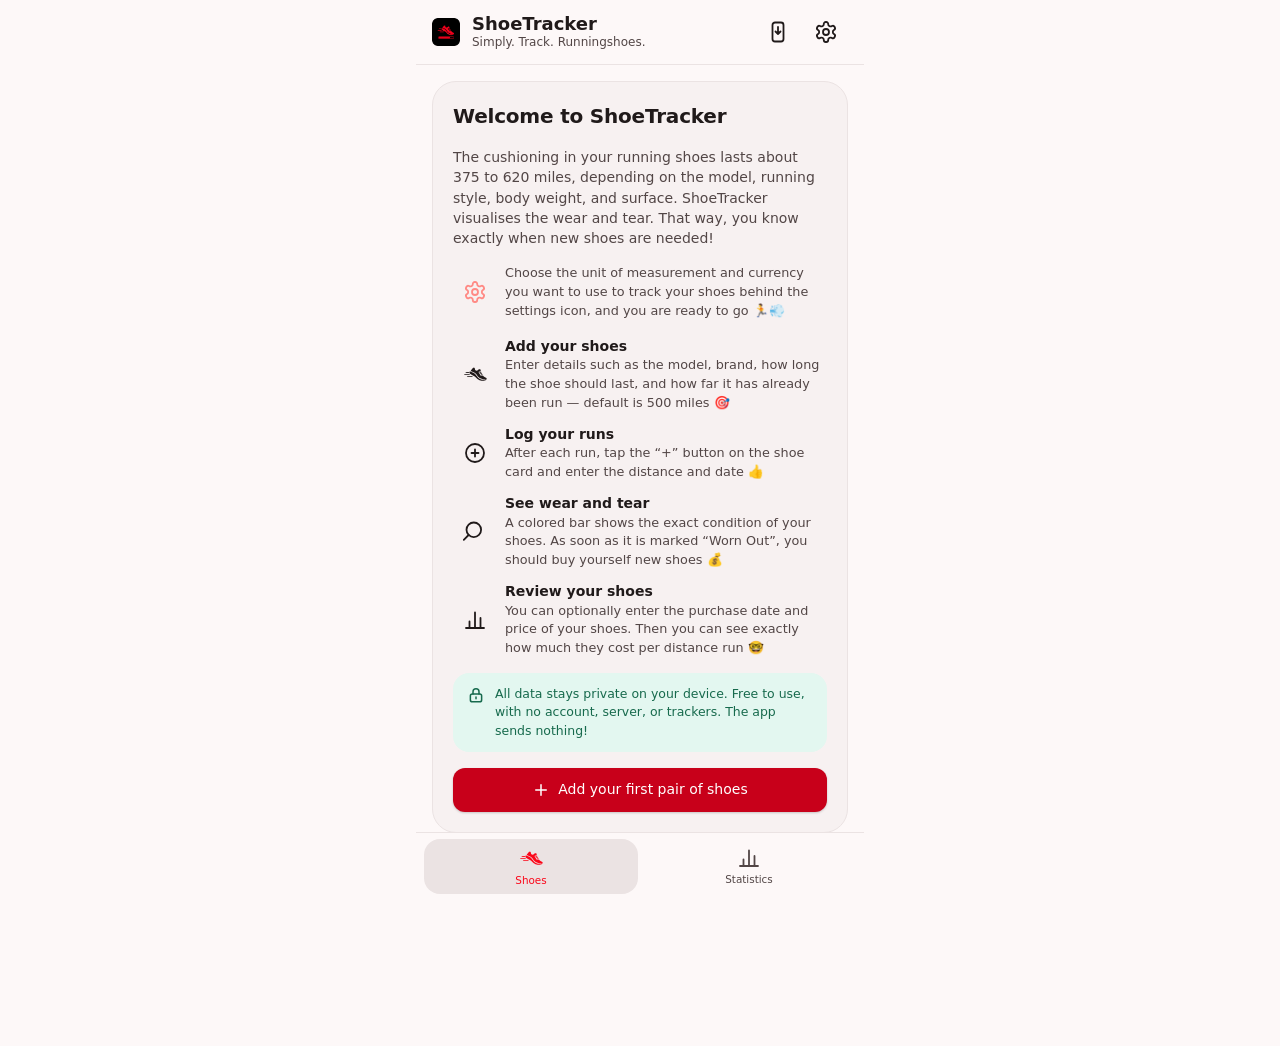
<file: index.html>
<!DOCTYPE html>
<html lang="de">
<head>
<meta charset="utf-8">
<meta name="viewport" content="width=device-width, initial-scale=1, viewport-fit=cover">

<!-- WARNING: Strict CSP – no external sources, no inline script, no eval.
     frame-ancestors only works as an HTTP header (see _headers). -->
<meta http-equiv="Content-Security-Policy" content="default-src 'none'; script-src 'self'; style-src 'self'; img-src 'self' data:; font-src 'self'; connect-src 'self'; manifest-src 'self'; worker-src 'self'; base-uri 'none'; form-action 'none'">
<meta name="referrer" content="no-referrer">

<title>ShoeTracker – Laufschuh-Kilometerzähler &amp; Mileage-Tracker</title>
<meta name="description" content="ShoeTracker zählt die Kilometer deiner Laufschuhe, warnt vor Verschleiß und funktioniert offline. Installierbare PWA, alle Daten bleiben auf deinem Gerät – ohne Konto, ohne Tracking.">
<meta name="robots" content="index, follow, max-image-preview:large">
<meta name="author" content="ShoeTracker">
<link rel="canonical" href="https://weekendcompiler.github.io/ShoeTracker/">
<link rel="privacy-policy" href="./datenschutz.html">
<link rel="help" href="./faq.html">

<meta property="og:type" content="website">
<meta property="og:locale" content="de_DE">
<meta property="og:locale:alternate" content="en_US">
<meta property="og:site_name" content="ShoeTracker">
<meta property="og:title" content="ShoeTracker – Laufschuh-Kilometerzähler">
<meta property="og:description" content="Kilometer deiner Laufschuhe tracken, Verschleiß im Blick behalten – offline, ohne Konto, ohne Tracking.">
<meta property="og:url" content="https://weekendcompiler.github.io/ShoeTracker/">
<meta property="og:image" content="https://weekendcompiler.github.io/ShoeTracker/assets/og/og-image.png">
<meta property="og:image:type" content="image/png">
<meta property="og:image:width" content="1200">
<meta property="og:image:height" content="630">
<meta property="og:image:alt" content="ShoeTracker-Logo: roter Laufschuh mit Fortschrittsbalken, daneben der Slogan „Kilometer deiner Laufschuhe im Blick – offline &amp; privat“.">
<meta name="twitter:card" content="summary_large_image">
<meta name="twitter:title" content="ShoeTracker – Laufschuh-Kilometerzähler">
<meta name="twitter:description" content="Kilometer deiner Laufschuhe tracken, Verschleiß im Blick behalten – offline, ohne Konto, ohne Tracking.">
<meta name="twitter:image" content="https://weekendcompiler.github.io/ShoeTracker/assets/og/og-image.png">
<meta name="twitter:image:alt" content="ShoeTracker-Logo: roter Laufschuh mit Fortschrittsbalken, daneben der Slogan „Kilometer deiner Laufschuhe im Blick – offline &amp; privat“.">

<meta name="theme-color" content="#fdf8f8" media="(prefers-color-scheme: light)">
<meta name="theme-color" content="#161212" media="(prefers-color-scheme: dark)">
<meta name="color-scheme" content="light dark">
<meta name="mobile-web-app-capable" content="yes">
<meta name="apple-mobile-web-app-capable" content="yes">
<meta name="apple-mobile-web-app-title" content="ShoeTracker">
<meta name="apple-mobile-web-app-status-bar-style" content="black-translucent">

<link rel="manifest" href="./manifest.webmanifest">
<link rel="icon" href="./assets/icons/favicon-32.png" type="image/png" sizes="32x32">
<link rel="icon" href="./assets/icons/icon-192.png" type="image/png" sizes="192x192">
<link rel="apple-touch-icon" href="./assets/icons/apple-touch-icon.png">
<link rel="stylesheet" href="./assets/css/app.css">
<!-- WARNING: boot.js must stay render-blocking (theme, language, beforeinstallprompt before first paint). -->
<script src="./assets/js/boot.js" data-app></script>
<script src="./assets/js/i18n.js" defer></script>
<script src="./assets/js/app.js" defer></script>

<script type="application/ld+json">
{
  "@context": "https://schema.org",
  "@type": "WebApplication",
  "name": "ShoeTracker",
  "alternateName": ["Laufschuh-Kilometerzähler", "Running Shoe Mileage Tracker"],
  "url": "https://weekendcompiler.github.io/ShoeTracker/",
  "image": "https://weekendcompiler.github.io/ShoeTracker/assets/icons/icon-512.png",
  "description": "Progressive Web App zum Tracken der Laufleistung von Laufschuhen. Funktioniert offline, speichert alle Daten ausschließlich lokal auf dem Gerät.",
  "applicationCategory": "HealthApplication",
  "applicationSubCategory": "Running",
  "operatingSystem": "Android, iOS, Windows, macOS, Linux",
  "browserRequirements": "Benötigt JavaScript",
  "inLanguage": ["de", "en"],
  "isAccessibleForFree": true,
  "offers": { "@type": "Offer", "price": "0", "priceCurrency": "EUR" },
  "featureList": [
    "Kilometerstand pro Laufschuh",
    "Verschleißwarnung ab 75 Prozent",
    "Läufe mit Datum und Notizen erfassen",
    "Statistik und Verschleiß Übersicht",
    "CSV-Export und JSON-Backup",
    "Offline nutzbar, installierbar als App",
    "Oberfläche auf Deutsch und Englisch",
    "Keine Konten, keine Cloud, keine Tracker"
  ]
}
</script>

</head>
<body>

<!-- Icon sprite (no icon web font, no third-party request). -->
<svg class="visually-hidden" aria-hidden="true" focusable="false" xmlns="http://www.w3.org/2000/svg">
 <symbol id="i-shoe" viewBox="0 0 1254 1254">
  <g fill="currentColor" fill-rule="evenodd">
    <path d="M 247.00 750.00 L 247.00 759.00 L 249.00 764.00 L 256.00 771.00 L 264.00 774.00 L 494.00 773.00 L 504.00 767.00 L 508.00 760.00 L 508.00 756.00 L 509.00 755.00 L 508.00 748.00 L 505.00 743.00 L 501.00 739.00 L 493.00 735.00 L 265.00 735.00 L 255.00 739.00 L 250.00 744.00 Z"/>
    <path d="M 376.00 655.00 L 373.00 647.00 L 367.00 641.00 L 359.00 638.00 L 123.00 639.00 L 116.00 642.00 L 111.00 647.00 L 108.00 653.00 L 108.00 662.00 L 111.00 669.00 L 115.00 673.00 L 123.00 677.00 L 319.00 677.00 L 320.00 676.00 L 361.00 676.00 L 366.00 674.00 L 372.00 669.00 L 375.00 664.00 Z"/>
    <path d="M 992.00 661.00 L 982.00 641.00 L 978.00 637.00 L 976.00 637.00 L 975.00 636.00 L 969.00 636.00 L 959.00 640.00 L 956.00 640.00 L 937.00 647.00 L 934.00 647.00 L 933.00 648.00 L 916.00 653.00 L 909.00 659.00 L 906.00 666.00 L 906.00 673.00 L 907.00 674.00 L 907.00 677.00 L 910.00 682.00 L 916.00 687.00 L 921.00 688.00 L 922.00 689.00 L 929.00 689.00 L 945.00 683.00 L 948.00 683.00 L 949.00 682.00 L 951.00 682.00 L 973.00 674.00 L 976.00 674.00 L 977.00 673.00 L 985.00 671.00 L 990.00 668.00 L 992.00 665.00 Z"/>
    <path d="M 963.00 604.00 L 954.00 584.00 L 951.00 581.00 L 947.00 579.00 L 940.00 579.00 L 939.00 580.00 L 933.00 581.00 L 923.00 585.00 L 920.00 585.00 L 913.00 588.00 L 910.00 588.00 L 897.00 593.00 L 894.00 593.00 L 890.00 595.00 L 884.00 596.00 L 881.00 598.00 L 875.00 605.00 L 873.00 614.00 L 874.00 615.00 L 874.00 620.00 L 876.00 624.00 L 881.00 629.00 L 887.00 632.00 L 897.00 632.00 L 903.00 629.00 L 910.00 628.00 L 917.00 625.00 L 920.00 625.00 L 930.00 621.00 L 933.00 621.00 L 937.00 619.00 L 940.00 619.00 L 941.00 618.00 L 958.00 613.00 L 962.00 610.00 L 963.00 608.00 Z"/>
    <path d="M 337.00 554.00 L 336.00 553.00 L 336.00 549.00 L 334.00 545.00 L 329.00 540.00 L 319.00 536.00 L 188.00 537.00 L 183.00 539.00 L 177.00 544.00 L 174.00 550.00 L 173.00 558.00 L 174.00 559.00 L 174.00 562.00 L 176.00 567.00 L 180.00 571.00 L 188.00 575.00 L 320.00 575.00 L 321.00 574.00 L 326.00 573.00 L 333.00 567.00 L 336.00 562.00 Z"/>
    <path d="M 936.00 545.00 L 934.00 542.00 L 934.00 540.00 L 928.00 527.00 L 923.00 522.00 L 921.00 522.00 L 920.00 521.00 L 915.00 521.00 L 914.00 522.00 L 911.00 522.00 L 910.00 523.00 L 895.00 526.00 L 891.00 528.00 L 888.00 528.00 L 887.00 529.00 L 872.00 532.00 L 868.00 534.00 L 864.00 534.00 L 863.00 535.00 L 857.00 536.00 L 850.00 539.00 L 845.00 544.00 L 843.00 548.00 L 843.00 550.00 L 842.00 551.00 L 842.00 559.00 L 845.00 566.00 L 850.00 571.00 L 857.00 574.00 L 866.00 574.00 L 867.00 573.00 L 877.00 571.00 L 884.00 568.00 L 895.00 566.00 L 902.00 563.00 L 905.00 563.00 L 906.00 562.00 L 909.00 562.00 L 920.00 558.00 L 923.00 558.00 L 927.00 556.00 L 930.00 556.00 L 935.00 553.00 L 936.00 551.00 Z"/>
    <path d="M 357.00 536.00 L 357.00 573.00 L 404.00 630.00 L 483.00 681.00 L 620.00 745.00 L 747.00 868.00 L 847.00 930.00 L 945.00 956.00 L 1040.00 955.00 L 1140.00 925.00 L 1185.00 881.00 L 1189.00 848.00 L 1177.00 823.00 L 1062.00 754.00 L 1009.00 694.00 L 933.00 715.00 L 910.00 712.00 L 894.00 698.00 L 795.00 527.00 L 812.00 514.00 L 911.00 493.00 L 888.00 408.00 L 874.00 394.00 L 815.00 399.00 L 744.00 462.00 L 683.00 467.00 L 649.00 450.00 L 630.00 427.00 L 611.00 340.00 L 588.00 323.00 L 558.00 320.00 L 535.00 330.00 L 427.00 457.00 L 424.00 472.00 L 446.00 489.00 L 591.00 553.00 L 643.00 588.00 L 684.00 631.00 L 768.00 750.00 L 856.00 825.00 L 979.00 873.00 L 1065.00 884.00 L 1155.00 875.00 L 1145.00 890.00 L 1090.00 907.00 L 1025.00 909.00 L 959.00 899.00 L 891.00 877.00 L 840.00 851.00 L 776.00 803.00 L 642.00 638.00 L 588.00 592.00 L 404.00 502.00 L 381.00 506.00 Z"/>
  </g>
</symbol>
  <symbol id="i-sun" viewBox="0 0 24 24">
    <circle cx="12" cy="12" r="4"/>
    <path d="M12 2.5v2M12 19.5v2M4.6 4.6l1.4 1.4M18 18l1.4 1.4M2.5 12h2M19.5 12h2M4.6 19.4 6 18M18 6l1.4-1.4"/>
  </symbol>
  <symbol id="i-moon" viewBox="0 0 24 24">
    <path d="M20.5 14.2A8.6 8.6 0 0 1 9.8 3.5a8.6 8.6 0 1 0 10.7 10.7z"/>
  </symbol>
  <symbol id="i-settings" viewBox="0 0 24 24">
    <path d="M12.22 2h-.44a2 2 0 0 0-2 2v.18a2 2 0 0 1-1 1.73l-.43.25a2 2 0 0 1-2 0l-.15-.08a2 2 0 0 0-2.73.73l-.22.38a2 2 0 0 0 .73 2.73l.15.1a2 2 0 0 1 1 1.72v.51a2 2 0 0 1-1 1.74l-.15.09a2 2 0 0 0-.73 2.73l.22.38a2 2 0 0 0 2.73.73l.15-.08a2 2 0 0 1 2 0l.43.25a2 2 0 0 1 1 1.73V20a2 2 0 0 0 2 2h.44a2 2 0 0 0 2-2v-.18a2 2 0 0 1 1-1.73l.43-.25a2 2 0 0 1 2 0l.15.08a2 2 0 0 0 2.73-.73l.22-.39a2 2 0 0 0-.73-2.73l-.15-.08a2 2 0 0 1-1-1.74v-.5a2 2 0 0 1 1-1.74l.15-.09a2 2 0 0 0 .73-2.73l-.22-.38a2 2 0 0 0-2.73-.73l-.15.08a2 2 0 0 1-2 0l-.43-.25a2 2 0 0 1-1-1.73V4a2 2 0 0 0-2-2z"/><circle cx="12" cy="12" r="3"/>
  </symbol>
  <symbol id="i-plus" viewBox="0 0 24 24"><path d="M12 5v14M5 12h14"/></symbol>
  <symbol id="i-plus-circle" viewBox="0 0 24 24">
    <circle cx="12" cy="12" r="9"/><path d="M12 8.5v7M8.5 12h7"/>
  </symbol>
  <symbol id="i-search" viewBox="0 0 24 24">
    <circle cx="10.8" cy="10.8" r="7.3"/><path d="M5.6 16 0.8 20.8"/>
  </symbol>
  <symbol id="i-chart" viewBox="0 0 24 24">
    <path d="M3 21h18"/><path d="M6.5 21v-6.5M12 21V5.5M17.5 21v-10"/>
  </symbol>
  <symbol id="i-download" viewBox="0 0 24 24">
    <path d="M12 3.5v11M7.5 10.5 12 15l4.5-4.5"/><path d="M4 18v1.5A1.5 1.5 0 0 0 5.5 21h13a1.5 1.5 0 0 0 1.5-1.5V18"/>
  </symbol>
  <symbol id="i-upload" viewBox="0 0 24 24">
    <path d="M12 15V3.5M7.5 8 12 3.5 16.5 8"/><path d="M4 18v1.5A1.5 1.5 0 0 0 5.5 21h13a1.5 1.5 0 0 0 1.5-1.5V18"/>
  </symbol>
  <symbol id="i-close" viewBox="0 0 24 24"><path d="m6 6 12 12M18 6 6 18"/></symbol>
  <symbol id="i-archive" viewBox="0 0 24 24">
    <rect x="3" y="4.5" width="18" height="4" rx="1"/><path d="M5 8.5v10a1 1 0 0 0 1 1h12a1 1 0 0 0 1-1v-10"/><path d="M10 13h4"/>
  </symbol>
  <symbol id="i-unarchive" viewBox="0 0 24 24">
    <rect x="3" y="4.5" width="18" height="4" rx="1"/><path d="M5 8.5v10a1 1 0 0 0 1 1h12a1 1 0 0 0 1-1v-10"/><path d="M12 17v-5M9.6 14.4 12 12l2.4 2.4"/>
  </symbol>
  <symbol id="i-trash" viewBox="0 0 24 24">
    <path d="M4 6.5h16M9.5 6.5v-2h5v2"/><path d="m6.5 6.5 1 13h9l1-13"/><path d="M10.5 10v6M13.5 10v6"/>
  </symbol>
  <symbol id="i-drag" viewBox="0 0 24 24" class="icon--solid">
    <circle cx="9" cy="6" r="1.5"/><circle cx="15" cy="6" r="1.5"/>
    <circle cx="9" cy="12" r="1.5"/><circle cx="15" cy="12" r="1.5"/>
    <circle cx="9" cy="18" r="1.5"/><circle cx="15" cy="18" r="1.5"/>
  </symbol>
  <symbol id="i-lock" viewBox="0 0 24 24">
    <rect x="4.5" y="10.5" width="15" height="10.5" rx="2.5"/>
    <path d="M8 10.5V7.8a4 4 0 0 1 8 0v2.7"/><path d="M12 14.5v2.5"/>
  </symbol>
  <symbol id="i-install" viewBox="0 0 24 24">
    <rect x="6.5" y="2.5" width="11" height="19" rx="2.5"/><path d="M12 7v7M9.5 11.5 12 14l2.5-2.5"/>
  </symbol>
</svg>

<header class="app-bar">
  <div class="app-bar__brand">
    <img src="./assets/icons/app-icon.png" alt="" class="app-icon" width="28" height="28">
    <div>
      <h1 class="app-bar__title">ShoeTracker</h1>
      <p class="app-bar__subtitle" data-i18n="app.subtitle">Simply. Track. Runningshoes.</p>
    </div>
  </div>
  <div class="app-bar__actions">
    <button type="button" id="install-btn" class="icon-btn" hidden aria-label="App installieren" title="App installieren" data-i18n-attr="aria-label=install.label,title=install.label">
      <svg class="icon" aria-hidden="true"><use href="#i-install"/></svg>
    </button>
    <button type="button" id="settings-btn" class="icon-btn" aria-label="Einstellungen" title="Einstellungen" data-i18n-attr="aria-label=settings.title,title=settings.title">
      <svg class="icon" aria-hidden="true"><use href="#i-settings"/></svg>
    </button>
  </div>
</header>

<noscript>
  <p class="noscript">ShoeTracker benötigt JavaScript. Die App läuft vollständig in deinem Browser – es werden keine Daten an einen Server gesendet.</p>
</noscript>

<main class="main">

  <!-- Shoes -->
  <section id="panel-shoes" class="panel" role="tabpanel" aria-labelledby="tab-shoes" tabindex="-1">
    <!-- INFO: Onboarding lives in the HTML so visitors and crawlers see it without JS; boot.js hides it for returning users. -->
    <section class="onboarding" id="onboarding" aria-labelledby="onboarding-title">
      <h2 class="onboarding__title" id="onboarding-title" data-i18n="onb.title">Willkommen bei ShoeTracker</h2>
      <p class="onboarding__lead" data-i18n="onb.lead" data-i18n-unit>
        Die Dämpfung deiner Laufschuhe hält je nach Modell, Laufstil, Körpergewicht und Untergrund ca. 600 bis 1.000&nbsp;Kilometer. ShoeTracker zeigt dir den Verschleiß. So weißt du genau, wann du neue Schuhe brauchst!
      </p>
      <div class="onboarding__settings-row">
        <button type="button" id="onboarding-settings-btn" class="icon-btn" aria-label="Einstellungen" title="Einstellungen" data-i18n-attr="aria-label=settings.title,title=settings.title">
          <svg class="icon" aria-hidden="true"><use href="#i-settings"/></svg>
        </button>
        <p class="onboarding__lead" data-i18n="onb.settings">Lege in den Einstellungen fest in welcher Maßeinheit und Währung du deine Schuhe tracken möchtest und schon kann es losgehen 🏃💨</p>
      </div>

      <ol class="steps">
        <li class="step">
          <span class="step__icon step__icon--shoe" aria-hidden="true"><svg class="icon"><use href="#i-shoe"/></svg></span>
          <span class="step__body">
            <b class="step__title" data-i18n="onb.s1.title">Schuhe hinzufügen</b>
            <span class="step__text" data-i18n="onb.s1.text" data-i18n-unit>Gib Details ein wie Modell, Marke, wie lange der Schuh halten soll und mit welcher Distanz er schon gelaufen wurde –&nbsp;voreingestellt sind 800&nbsp;km 🎯</span>
          </span>
        </li>
        <li class="step">
          <span class="step__icon step__icon--add" aria-hidden="true"><svg class="icon"><use href="#i-plus-circle"/></svg></span>
          <span class="step__body">
            <b class="step__title" data-i18n="onb.s2.title">Läufe eintragen</b>
            <span class="step__text" data-i18n="onb.s2.text">Tippe nach jedem Lauf den „+“ Button auf der Schuhkarte an und erfasse Distanz und Datum 👍</span>
          </span>
        </li>
        <li class="step">
          <span class="step__icon step__icon--search" aria-hidden="true"><svg class="icon"><use href="#i-search"/></svg></span>
          <span class="step__body">
            <b class="step__title" data-i18n="onb.s3.title">Verschleiß sehen</b>
            <span class="step__text" data-i18n="onb.s3.text">Ein farbiger Balken zeigt den genauen Zustand deiner Schuhe. Spätestens wenn er „Verschlissen“ ist, solltest du dir neue Schuhe zu kaufen 💰</span>
          </span>
        </li>
        <li class="step">
          <span class="step__icon step__icon--chart" aria-hidden="true"><svg class="icon"><use href="#i-chart"/></svg></span>
          <span class="step__body">
            <b class="step__title" data-i18n="onb.s4.title">Schuhe auswerten</b>
            <span class="step__text" data-i18n="onb.s4.text">Du kannst optional auch Kaufdatum und Preis deiner Schuhe eingeben. Dann siehst du exakt, wie viel deine Schuhe pro gelaufener Strecke kosten 🤓</span>
          </span>
        </li>
      </ol>

      <p class="onboarding__privacy">
        <svg class="icon icon--sm" aria-hidden="true"><use href="#i-lock"/></svg>
        <span data-i18n="onb.privacy">Alle Daten bleiben privat auf deinem Gerät. Kostenlos, kein Konto, kein Server, keine Tracker. Die App sendet nichts!</span>
      </p>

      <button type="button" class="btn btn--filled btn--block" id="onboarding-start">
        <svg class="icon icon--sm" aria-hidden="true"><use href="#i-plus"/></svg>
        <span data-i18n="onb.start">Erste Schuhe hinzufügen</span>
      </button>
    </section>

    <div class="panel__head" id="shoes-head">
      <h2 class="panel__title" data-i18n="shoes.title">Meine Schuhe</h2>
      <div class="chips" role="group" aria-label="Schuhe filtern" data-i18n-attr="aria-label=shoes.filter" id="shoes-filter">
        <button type="button" class="chip" id="filter-active" data-filter="active" aria-pressed="true" data-i18n="filter.active">Aktiv</button>
        <button type="button" class="chip" id="filter-archived" data-filter="archived" aria-pressed="false" data-i18n="filter.archived">Archiv</button>
      </div>
    </div>

    <p class="hint" id="reorder-hint" data-i18n="shoes.reorderHint">
      Zum Sortieren den Griff gedrückt halten und ziehen – oder mit der Tastatur fokussieren und Pfeil&nbsp;hoch/runter drücken.
    </p>

    <ul class="shoe-list" id="shoes-list" aria-describedby="reorder-hint"></ul>

    <div class="empty" id="shoes-empty" hidden>
      <h3 class="empty__title" id="empty-title">Keine Schuhe vorhanden</h3>
      <p class="empty__text" id="empty-text">Füge Laufschuhe hinzu, um Laufleistung und Verschleiß zu tracken.</p>
      <button type="button" class="btn btn--tonal" id="empty-action">
        <svg class="icon icon--sm" aria-hidden="true"><use href="#i-plus"/></svg>
        <span data-i18n="shoes.add">Schuhe hinzufügen</span>
      </button>
    </div>
    <footer class="site-foot">
      <p class="hint">Run. Sleep. Repeat. Always keep your shoes neat!</p>
    </footer>
  </section>

  <!-- Statistics -->
  <section id="panel-stats" class="panel" role="tabpanel" aria-labelledby="tab-stats" tabindex="-1" hidden>
    <div class="panel__head">
      <h2 class="panel__title" data-i18n="stats.title">Statistik</h2>
    </div>

    <div class="stat-grid">
      <div class="stat">
        <p class="stat__label" data-i18n="stats.active">Aktive Schuhe</p>
        <p class="stat__value" id="stat-active-shoes">0</p>
      </div>
      <div class="stat">
        <p class="stat__label" data-i18n="stats.archived">Archivierte Schuhe</p>
        <p class="stat__value" id="stat-archived-shoes">0</p>
      </div>
      <div class="stat">
        <p class="stat__label" data-i18n="stats.avg">Ø Laufleistung</p>
        <p class="stat__value" id="stat-avg-distance">0 km</p>
      </div>
      <div class="stat">
        <p class="stat__label" data-i18n="stats.avgCost">Ø Laufkosten</p>
        <p class="stat__value" id="stat-avg-cost">0 €/km</p>
      </div>
      <div class="stat">
        <p class="stat__label" data-i18n="stats.totalShoes">Gesamte Schuhe</p>
        <p class="stat__value" id="stat-total-shoes">0</p>
      </div>
      <div class="stat">
        <p class="stat__label" data-i18n="stats.totalCost">Gesamtschuhkosten</p>
        <p class="stat__value" id="stat-total-shoe-cost">0 €</p>
      </div>
      <div class="stat">
        <p class="stat__label" data-i18n="stats.totalRuns">Gesamte Läufe</p>
        <p class="stat__value" id="stat-total-runs">0</p>
      </div>
      <div class="stat">
        <p class="stat__label" data-i18n="stats.totalDistance">Gesamtdistanz</p>
        <p class="stat__value" id="stat-total-distance">0 km</p>
      </div>
    </div>

    <section class="card">
      <h3 class="section-title" data-i18n="stats.wear">Verschleiß Übersicht</h3>
      <div class="wear-list" id="wear-distribution"></div>
    </section>

    <section class="card">
      <h3 class="section-title" data-i18n="stats.backupTitle">Datensicherung</h3>
      <p class="hint" data-i18n="stats.backupHint">
        Alle Daten liegen ausschließlich lokal in deinem Browser. Keine Cloud, keine Server. Darum sind regelmäßige Backups die einzige Absicherung gegen Datenverlust. Ein bereits vorhandes Backup kannst du hier auch wieder einspielen.
      </p>
      <div class="row">
        <button type="button" class="btn btn--tonal" id="export-json-btn">
          <svg class="icon icon--sm" aria-hidden="true"><use href="#i-download"/></svg>
          <span data-i18n="stats.backup">Backup</span>
        </button>
        <button type="button" class="btn btn--outline" id="import-json-btn">
          <svg class="icon icon--sm" aria-hidden="true"><use href="#i-upload"/></svg>
          <span data-i18n="stats.restore">Wiederherstellen</span>
        </button>
      </div>
      <button type="button" class="btn btn--outline btn--block btn--small" id="export-csv-btn">
        <svg class="icon icon--sm" aria-hidden="true"><use href="#i-download"/></svg>
        <span data-i18n="stats.csv">Als CSV exportieren (Excel)</span>
      </button>
      <input type="file" id="import-file" accept="application/json,.json" class="visually-hidden" tabindex="-1" aria-hidden="true">

    </section>
    <footer class="site-foot">
      <p class="hint">Run. Sleep. Repeat. Always keep your shoes neat!</p>
    </footer>
  </section>

</main>

<button type="button" class="fab" id="add-shoe-btn" aria-label="Schuhe hinzufügen" title="Schuhe hinzufügen" data-i18n-attr="aria-label=shoes.add,title=shoes.add" hidden>
  <svg class="icon icon--lg" aria-hidden="true"><use href="#i-plus"/></svg>
  <span data-i18n="shoes.add">Schuhe hinzufügen</span>
</button>

<nav class="bottom-nav" aria-label="Hauptbereiche" data-i18n-attr="aria-label=nav.label">
  <div class="bottom-nav__tabs" role="tablist">
    <button type="button" class="nav-tab" role="tab" id="tab-shoes" data-tab="shoes"
            aria-controls="panel-shoes" aria-selected="true">
      <svg class="icon" aria-hidden="true"><use href="#i-shoe"/></svg>
      <span data-i18n="tab.shoes">Schuhe</span>
    </button>
    <button type="button" class="nav-tab" role="tab" id="tab-stats" data-tab="stats"
            aria-controls="panel-stats" aria-selected="false" tabindex="-1">
      <svg class="icon" aria-hidden="true"><use href="#i-chart"/></svg>
      <span data-i18n="tab.stats">Statistik</span>
    </button>
  </div>
</nav>

<!-- Add shoe -->
<dialog class="dialog" id="dialog-add-shoe" aria-labelledby="add-shoe-title">
  <div class="dialog__inner">
    <div class="dialog__head">
      <h2 class="dialog__title" id="add-shoe-title" data-i18n="add.title">Neue Laufschuhe hinzufügen</h2>
      <button type="button" class="icon-btn" data-close-dialog aria-label="Dialog schließen" data-i18n-attr="aria-label=dialog.close">
        <svg class="icon" aria-hidden="true"><use href="#i-close"/></svg>
      </button>
    </div>

    <form class="form" id="shoe-form" novalidate>
      <div class="field">
        <label class="field__label" for="shoe-name" data-i18n="add.name">Modellname</label>
        <input class="input" type="text" id="shoe-name" name="name" maxlength="60"
               placeholder="z. B. Alphafly 3" data-i18n-attr="placeholder=add.namePh" autocomplete="off" required>
      </div>

      <div class="field">
        <label class="field__label" for="shoe-brand" data-i18n="add.brand">Marke / Hersteller</label>
        <input class="input" type="text" id="shoe-brand" name="brand" maxlength="40"
               placeholder="z. B. Nike, Adidas, Brooks" data-i18n-attr="placeholder=add.brandPh" autocomplete="off" required>
      </div>

      <div class="field__row">
        <div class="field">
          <label class="field__label" for="shoe-max-km" data-i18n="add.maxKm">Maximale Laufleistung</label>
          <div class="input-affix">
            <input class="input" type="number" id="shoe-max-km" name="maxKm" inputmode="numeric"
                   value="800" min="50" max="5000" step="1" required>
            <span class="input-affix__unit" aria-hidden="true" data-unit>km</span>
          </div>
        </div>
        <div class="field">
          <label class="field__label" for="shoe-initial-km" data-i18n="add.initialKm">Startwert</label>
          <div class="input-affix">
            <input class="input" type="number" id="shoe-initial-km" name="initialKm" inputmode="decimal"
                   value="0" min="0" max="5000" step="0.01" required>
            <span class="input-affix__unit" aria-hidden="true" data-unit>km</span>
          </div>
        </div>
      </div>

      <div class="field__row">
        <div class="field">
          <label class="field__label" for="shoe-purchase-date" data-i18n="add.purchaseDate">Kaufdatum</label>
          <input class="input" type="date" id="shoe-purchase-date" name="purchaseDate" required>
        </div>
        <div class="field">
          <label class="field__label" for="shoe-price" data-i18n="add.price">Kaufpreis</label>
          <div class="input-affix">
            <input class="input" type="number" id="shoe-price" name="price" inputmode="decimal"
                   min="0" max="999999" step="0.01" placeholder="z. B. 120,50" data-i18n-attr="placeholder=add.pricePh">
            <span class="input-affix__unit" aria-hidden="true" data-currency>€</span>
          </div>
        </div>
      </div>

      <div class="field">
        <label class="field__label" for="shoe-icon" data-i18n="add.icon">Schuh-Icon / Emoji</label>
        <div class="emoji-field">
          <input class="input" type="text" id="shoe-icon" name="icon" value="👟" maxlength="12"
                 autocomplete="off" inputmode="none" aria-describedby="shoe-icon-hint">
          <span class="hint" id="shoe-icon-hint" data-i18n="add.iconHint">Wähle ein Emoji für deinen Schuh, z. B. 👟, 🏃, ⚡</span>
        </div>
      </div>

      <button type="submit" class="btn btn--filled btn--block" data-i18n="add.save">Schuhe speichern</button>
    </form>
  </div>
</dialog>

<!-- Log run for one shoe (opened from the shoe card) -->
<dialog class="dialog" id="dialog-log-run" aria-labelledby="log-run-title">
  <div class="dialog__inner">
    <div class="dialog__head">
      <div class="detail-head">
        <span class="detail-head__emoji" id="log-run-icon" aria-hidden="true">👟</span>
        <div>
          <h2 class="dialog__title" id="log-run-title" data-i18n="log.dialogTitle">Lauf eintragen</h2>
          <p class="detail-head__brand" id="log-run-shoe">Schuhe</p>
        </div>
      </div>
      <button type="button" class="icon-btn" data-close-dialog aria-label="Dialog schließen" data-i18n-attr="aria-label=dialog.close">
        <svg class="icon" aria-hidden="true"><use href="#i-close"/></svg>
      </button>
    </div>

    <form class="form" id="quick-run-form" novalidate>
      <input type="hidden" id="quick-run-shoe-id" name="shoeId">

      <div class="field">
        <label class="field__label" for="quick-run-distance" data-i18n="log.distance">Distanz</label>
        <div class="input-affix">
          <input class="input" type="number" id="quick-run-distance" name="distance" inputmode="decimal"
                 step="0.01" min="0.01" max="999" placeholder="z. B. 10,53" data-i18n-attr="placeholder=log.distancePh" required>
          <span class="input-affix__unit" aria-hidden="true" data-unit>km</span>
        </div>
      </div>

      <div class="field">
        <label class="field__label" for="quick-run-date" data-i18n="log.date">Datum</label>
        <input class="input" type="date" id="quick-run-date" name="date" required>
      </div>

      <div class="field">
        <label class="field__label" for="quick-run-notes" data-i18n="log.notes">Notizen / Strecke (optional)</label>
        <textarea class="input" id="quick-run-notes" name="notes" rows="2" maxlength="280"
                  placeholder="z. B. lockerer Dauerlauf im Park" data-i18n-attr="placeholder=log.notesPh"></textarea>
      </div>

      <button type="submit" class="btn btn--filled btn--block">
        <svg class="icon icon--sm" aria-hidden="true"><use href="#i-plus"/></svg>
        <span data-i18n="log.save">Lauf speichern</span>
      </button>
    </form>
  </div>
</dialog>

<!-- Shoe detail -->
<dialog class="dialog" id="dialog-shoe-detail" aria-labelledby="detail-name">
  <div class="dialog__inner">
    <div class="dialog__head">
      <div class="detail-head">
        <span class="detail-head__emoji" id="detail-icon" aria-hidden="true">👟</span>
        <div>
          <h2 class="dialog__title" id="detail-name">Schuhe</h2>
          <p class="detail-head__brand" id="detail-brand">Marke</p>
        </div>
      </div>
      <button type="button" class="icon-btn" data-close-dialog aria-label="Dialog schließen" data-i18n-attr="aria-label=dialog.close">
        <svg class="icon" aria-hidden="true"><use href="#i-close"/></svg>
      </button>
    </div>

    <div class="card">
      <div class="meter" id="detail-meter">
        <div class="meter__labels">
          <span data-i18n="detail.mileage">Laufleistung</span>
          <b id="detail-km-text">0 / 0 km</b>
        </div>
        <div class="meter__track">
          <div class="meter__bar" id="detail-progress-bar"></div>
        </div>
      </div>
    </div>

    <div class="detail-grid">
      <div class="detail-cell">
        <span class="detail-cell__label" data-i18n="detail.remaining">Verbleibend</span>
        <span class="detail-cell__value" id="detail-remaining-km">–</span>
      </div>
      <div class="detail-cell">
        <span class="detail-cell__label" data-i18n="detail.avgDistance">Ø Strecke</span>
        <span class="detail-cell__value" id="detail-avg-distance">–</span>
      </div>
      <div class="detail-cell">
        <span class="detail-cell__label" data-i18n="detail.runCount">Laufanzahl</span>
        <span class="detail-cell__value" id="detail-run-count">–</span>
      </div>
      <div class="detail-cell">
        <span class="detail-cell__label" data-i18n="detail.runCost">Laufkosten</span>
        <span class="detail-cell__value" id="detail-running-cost">–</span>
      </div>
      <div class="detail-cell">
        <span class="detail-cell__label" data-i18n="add.purchaseDate">Kaufdatum</span>
        <span class="detail-cell__value" id="detail-purchase-date">–</span>
      </div>
      <div class="detail-cell">
        <span class="detail-cell__label" data-i18n="add.price">Kaufpreis</span>
        <span class="detail-cell__value" id="detail-price">–</span>
      </div>
      <div class="detail-cell">
        <span class="detail-cell__label" data-i18n="add.maxKm">Maximale Laufleistung</span>
        <span class="detail-cell__value" id="detail-max-km">–</span>
      </div>
      <div class="detail-cell">
        <span class="detail-cell__label" data-i18n="add.initialKm">Startwert</span>
        <span class="detail-cell__value" id="detail-initial-km">–</span>
      </div>
    </div>

    <section>
      <h3 class="section-title" data-i18n="detail.runs">Läufe mit diesem Schuh</h3>
      <ul class="run-list run-scroll" id="detail-runs-list"></ul>
    </section>

    <div class="dialog__actions">
      <button type="button" class="btn btn--outline" id="detail-archive-btn">
        <svg class="icon icon--sm" aria-hidden="true"><use href="#i-archive" id="detail-archive-icon"/></svg>
        <span id="detail-archive-text">Archivieren</span>
      </button>
      <button type="button" class="btn btn--outline" id="detail-edit-btn">
        <svg class="icon icon--sm" aria-hidden="true"><use href="#i-settings"/></svg>
        <span data-i18n="detail.edit">Bearbeiten</span>
      </button>
      <button type="button" class="btn btn--danger btn--shrink" id="detail-delete-btn" aria-label="Schuhe löschen" data-i18n-attr="aria-label=detail.delete">
        <svg class="icon icon--sm" aria-hidden="true"><use href="#i-trash"/></svg>
      </button>
    </div>
  </div>
</dialog>

<!-- Edit shoe -->
<dialog class="dialog" id="dialog-edit-shoe" aria-labelledby="edit-shoe-title">
  <div class="dialog__inner">
    <div class="dialog__head">
      <div class="detail-head">
        <span class="detail-head__emoji" id="edit-shoe-icon" aria-hidden="true">👟</span>
        <div>
          <h2 class="dialog__title" id="edit-shoe-title" data-i18n="edit.title">Details bearbeiten</h2>
          <p class="detail-head__brand" id="edit-shoe-hint" data-i18n="edit.hint">Änderungen greifen sofort und sämtliche Berechnungen werden angepasst.</p>
        </div>
      </div>
      <button type="button" class="icon-btn" data-close-dialog aria-label="Dialog schließen" data-i18n-attr="aria-label=dialog.close">
        <svg class="icon" aria-hidden="true"><use href="#i-close"/></svg>
      </button>
    </div>

    <form class="form" id="edit-shoe-form" novalidate>
      <input type="hidden" id="edit-shoe-id" name="shoeId">

      <div class="field">
        <label class="field__label" for="edit-shoe-name" data-i18n="add.name">Modellname</label>
        <input class="input" type="text" id="edit-shoe-name" name="name" maxlength="60"
               autocomplete="off" required>
      </div>

      <div class="field">
        <label class="field__label" for="edit-shoe-brand" data-i18n="add.brand">Marke / Hersteller</label>
        <input class="input" type="text" id="edit-shoe-brand-input" name="brand" maxlength="40"
               autocomplete="off" required>
      </div>

      <div class="field__row">
        <div class="field">
          <label class="field__label" for="edit-shoe-max-km" data-i18n="add.maxKm">Maximale Laufleistung</label>
          <div class="input-affix">
            <input class="input" type="number" id="edit-shoe-max-km" name="maxKm" inputmode="numeric"
                   min="50" max="5000" step="1" required>
            <span class="input-affix__unit" aria-hidden="true" data-unit>km</span>
          </div>
        </div>
        <div class="field">
          <label class="field__label" for="edit-shoe-initial-km" data-i18n="add.initialKm">Startwert</label>
          <div class="input-affix">
            <input class="input" type="number" id="edit-shoe-initial-km" name="initialKm" inputmode="decimal"
                   min="0" max="5000" step="0.01" required>
            <span class="input-affix__unit" aria-hidden="true" data-unit>km</span>
          </div>
        </div>
      </div>

      <div class="field__row">
        <div class="field">
          <label class="field__label" for="edit-shoe-purchase-date" data-i18n="add.purchaseDate">Kaufdatum</label>
          <input class="input" type="date" id="edit-shoe-purchase-date" name="purchaseDate" required>
        </div>
        <div class="field">
          <label class="field__label" for="edit-shoe-price" data-i18n="add.price">Kaufpreis</label>
          <div class="input-affix">
            <input class="input" type="number" id="edit-shoe-price" name="price" inputmode="decimal"
                   min="0" max="999999" step="0.01" placeholder="z. B. 120,50" data-i18n-attr="placeholder=add.pricePh">
            <span class="input-affix__unit" aria-hidden="true" data-currency>€</span>
          </div>
        </div>
      </div>

      <div class="field">
        <label class="field__label" for="edit-shoe-icon-input" data-i18n="add.icon">Schuh-Icon / Emoji</label>
        <div class="emoji-field">
          <input class="input" type="text" id="edit-shoe-icon-input" name="icon" value="👟" maxlength="12"
                 autocomplete="off" inputmode="none" aria-describedby="edit-shoe-icon-hint">
          <span class="hint" id="edit-shoe-icon-hint" data-i18n="add.iconHint">Wähle ein Emoji für deinen Schuh, z. B. 👟, 🏃, ⚡</span>
        </div>
      </div>

      <button type="submit" class="btn btn--filled btn--block" data-i18n="edit.save">Änderungen speichern</button>
    </form>
  </div>
</dialog>

<!-- Settings -->
<dialog class="dialog" id="dialog-settings" aria-labelledby="settings-title">
  <div class="dialog__inner">
    <div class="dialog__head">
      <h2 class="dialog__title dialog__title--panel" id="settings-title" data-i18n="settings.title">Einstellungen</h2>
      <button type="button" class="icon-btn" data-close-dialog aria-label="Dialog schließen" data-i18n-attr="aria-label=dialog.close">
        <svg class="icon" aria-hidden="true"><use href="#i-close"/></svg>
      </button>
    </div>

    <form class="form" id="settings-form">
      <p class="hint" data-i18n="settings.saved">Änderungen greifen sofort und werden lokal auf deinem Gerät gespeichert. Du kannst sie jederzeit umstellen.</p>
      <fieldset class="segmented">
        <legend class="field__label" data-i18n="settings.language">Sprache</legend>
        <label><input type="radio" name="lang" value="de"><span lang="de">Deutsch</span></label>
        <label><input type="radio" name="lang" value="en"><span lang="en">English</span></label>
      </fieldset>

      <fieldset class="segmented">
        <legend class="field__label" data-i18n="settings.unit">Maßeinheit</legend>
        <label><input type="radio" name="unit" value="km"><span data-i18n="settings.km">Kilometer</span></label>
        <label><input type="radio" name="unit" value="mi"><span data-i18n="settings.mi">Meilen</span></label>
        <p class="hint" data-i18n="settings.unitHint">Bereits eingegebene Werte werden umgerechnet.</p>
      </fieldset>

      <div class="field">
        <label class="field__label" for="currency-select" data-i18n="settings.currency">Währung</label>
        <select class="input" id="currency-select" name="currency" aria-describedby="currency-hint">
          <option value="EUR">EUR – €</option>
          <option value="USD">USD – $</option>
          <option value="GBP">GBP – £</option>
          <option value="SEK">SEK – Kr</option>
          <option value="NOK">NOK – Kr</option>
          <option value="DKK">DKK – Kr</option>
          <option value="ISK">ISK – Kr</option>
          <option value="CAD">CAD – CA$</option>
          <option value="AUD">AUD – AU$</option>
          <option value="NZD">NZD – $</option>
          <option value="JPY">JPY – ¥</option>
          <option value="CHF">CHF - FR</option>
        </select>
        <p class="hint" id="currency-hint" data-i18n="settings.currencyHint">Bei Auswahl einer anderen Währung werden bereits gespeicherte Preise nicht umgerechnet. Es ändert sich nur die Anzeige der Währung.</p>
      </div>

      <hr class="rule">
      <section class="wear-zones" aria-labelledby="wear-zones-title">
        <h3 class="field__label" id="wear-zones-title" data-i18n="settings.wearZones">Verschleißbereiche</h3>
        <p class="hint" data-i18n="settings.wearZonesHint">Du kannst die Grenzen für die Verschleißbereiche deiner Schuhe ändern. Verschiebe dazu die Slider oder belasse es bei der 25|75|90 Standarteinstellung (empfohlen).</p>
        <div class="wear-zones__preview" id="wear-zones-preview">
          <div class="wear-zones__track" aria-hidden="true">
            <span class="wear-zones__segment wear-zones__segment--fresh" id="wear-zone-segment-fresh"></span>
            <span class="wear-zones__segment wear-zones__segment--ok" id="wear-zone-segment-ok"></span>
            <span class="wear-zones__segment wear-zones__segment--warn" id="wear-zone-segment-warn"></span>
            <span class="wear-zones__segment wear-zones__segment--worn" id="wear-zone-segment-worn"></span>
          </div>
          <span class="wear-zones__handle wear-zones__handle--fresh" id="wear-zone-handle-fresh" aria-hidden="true"></span>
          <span class="wear-zones__handle wear-zones__handle--ok" id="wear-zone-handle-ok" aria-hidden="true"></span>
          <span class="wear-zones__handle wear-zones__handle--warn" id="wear-zone-handle-warn" aria-hidden="true"></span>
          <input class="wear-zone__range wear-zone__range--fresh wear-zone__range--in-bar" type="range" id="wear-zone-fresh" name="wear-zone-fresh" min="0" max="100" value="25" step="5" data-wear-zone>
          <input class="wear-zone__range wear-zone__range--ok wear-zone__range--in-bar" type="range" id="wear-zone-ok" name="wear-zone-ok" min="0" max="100" value="75" step="5" data-wear-zone>
          <input class="wear-zone__range wear-zone__range--warn wear-zone__range--in-bar" type="range" id="wear-zone-warn" name="wear-zone-warn" min="0" max="100" value="90" step="5" data-wear-zone>
        </div>
        <div class="wear-zones__controls">
          <div class="field">
            <label class="wear-zone__label" for="wear-zone-fresh">
              <span class="wear-zone__label-text">
                <span class="badge badge--fresh" data-i18n="wear.fresh">Frisch</span>
                <span class="wear-zone__range"><output id="wear-zone-fresh-min">0%</output><span data-i18n="settings.wearZoneFresh"> to </span><output id="wear-zone-fresh-output" for="wear-zone-fresh">25%</output></span>
              </span>
            </label>
          </div>
          <div class="field">
            <label class="wear-zone__label" for="wear-zone-ok">
              <span class="wear-zone__label-text">
                <span class="badge badge--ok" data-i18n="wear.ok">Gut</span>
                <span class="wear-zone__range"><output id="wear-zone-fresh-output-min" for="wear-zone-fresh">25%</output><span data-i18n="settings.wearZoneOk"> to </span><output id="wear-zone-ok-output" for="wear-zone-ok">75%</output></span>
              </span>
            </label>
          </div>
          <div class="field">
            <label class="wear-zone__label" for="wear-zone-warn">
              <span class="wear-zone__label-text">
                <span class="badge badge--warn" data-i18n="wear.warn">Bald fällig</span>
                <span class="wear-zone__range"><output id="wear-zone-ok-output-min" for="wear-zone-ok">75%</output><span data-i18n="settings.wearZoneWarn"> to </span><output id="wear-zone-warn-output" for="wear-zone-warn">90%</output></span>
              </span>
            </label>
          </div>
          <div class="field">
            <div class="wear-zone__label">
              <span class="wear-zone__label-text">
                <span class="badge badge--worn" data-i18n="wear.worn">Verschlissen</span>
                <span class="wear-zone__range"><span data-i18n="settings.wearZoneWorn">ab </span><output id="wear-zone-worn-output">90%</output></span>
              </span>
            </div>
          </div>
        </div>
      </section>

      <hr class="rule">
      <fieldset class="segmented">
        <legend class="field__label" data-i18n="settings.theme">Design</legend>
        <label><input type="radio" name="theme" value="system"><span data-i18n="settings.system">System</span></label>
        <label><input type="radio" name="theme" value="light"><span data-i18n="settings.light">Hell</span></label>
        <label><input type="radio" name="theme" value="dark"><span data-i18n="settings.dark">Dunkel</span></label>
      </fieldset>

      <hr class="rule">
      <h3 class="field__label" data-i18n="stats.deleteTitle">Datenlöschung</h3>
      <p class="hint" data-i18n="stats.deleteHint">
        Alle Daten werden endgültig aus deinem Browser gelöscht. Vorher exportierte Backups bleiben aber erhalten und lassen sich auf Wunsch wieder importieren.
      </p>
      <button type="button" class="btn btn--danger btn--block btn--small" id="delete-all-btn">
        <svg class="icon icon--sm" aria-hidden="true"><use href="#i-trash"/></svg>
        <span data-i18n="stats.deleteAll">Alle Daten von diesem Gerät löschen</span>
      </button>

    </form>
    <footer class="site-foot">
      <nav class="site-foot__nav" aria-label="Weitere Informationen" data-i18n-attr="aria-label=foot.nav">
        <a href="./faq.html" data-i18n="foot.faq" data-i18n-attr="href=foot.faqHref">Fragen &amp; Antworten</a>
        <a href="./datenschutz.html" data-i18n="foot.privacy" data-i18n-attr="href=foot.privacyHref">Datenschutz</a>
        <a href="https://github.com/WeekendCompiler/ShoeTracker" rel="noopener" data-i18n="foot.source">Quellcode</a>
      </nav>
    </footer>
  </div>
</dialog>

<!-- Confirm -->
<dialog class="dialog" id="dialog-confirm" aria-labelledby="confirm-title">
  <div class="dialog__inner">
    <h2 class="dialog__title" id="confirm-title" data-i18n="confirm.title">Wirklich löschen?</h2>
    <p class="dialog__text" id="confirm-text"></p>
    <div class="dialog__actions">
      <button type="button" class="btn btn--outline" id="confirm-cancel" data-i18n="confirm.cancel">Abbrechen</button>
      <button type="button" class="btn btn--danger" id="confirm-ok">Löschen</button>
    </div>
  </div>
</dialog>

<!-- Install instructions (iOS / browsers without install prompt) -->
<dialog class="dialog" id="dialog-install" aria-labelledby="install-title">
  <div class="dialog__inner">
    <div class="dialog__head">
      <h2 class="dialog__title" id="install-title" data-i18n="install.title">ShoeTracker installieren</h2>
      <button type="button" class="icon-btn" data-close-dialog aria-label="Dialog schließen" data-i18n-attr="aria-label=dialog.close">
        <svg class="icon" aria-hidden="true"><use href="#i-close"/></svg>
      </button>
    </div>
    <p class="dialog__text" id="install-text"></p>
    <button type="button" class="btn btn--filled btn--block" data-close-dialog data-i18n="install.ok">Verstanden</button>
  </div>
</dialog>

<!-- Emoji Picker Dialog -->
<dialog class="dialog dialog--emoji-picker" id="dialog-emoji-picker" aria-labelledby="emoji-picker-title">
  <div class="dialog__inner">
    <div class="dialog__head">
      <h2 class="dialog__title" id="emoji-picker-title" data-i18n="emojiPicker.title">Emoji auswählen</h2>
      <button type="button" class="icon-btn" data-close-emoji-picker aria-label="Schließen" data-i18n-attr="aria-label=dialog.close">
        <svg class="icon" aria-hidden="true"><use href="#i-close"/></svg>
      </button>
    </div>
    <div class="emoji-picker">
      <div class="emoji-picker__grid" id="emoji-grid">
        <!-- Emojis werden per JavaScript eingefügt -->
      </div>
    </div>
  </div>
</dialog>

<output class="toast" id="toast" aria-live="polite"></output>

</body>
</html>
</file>
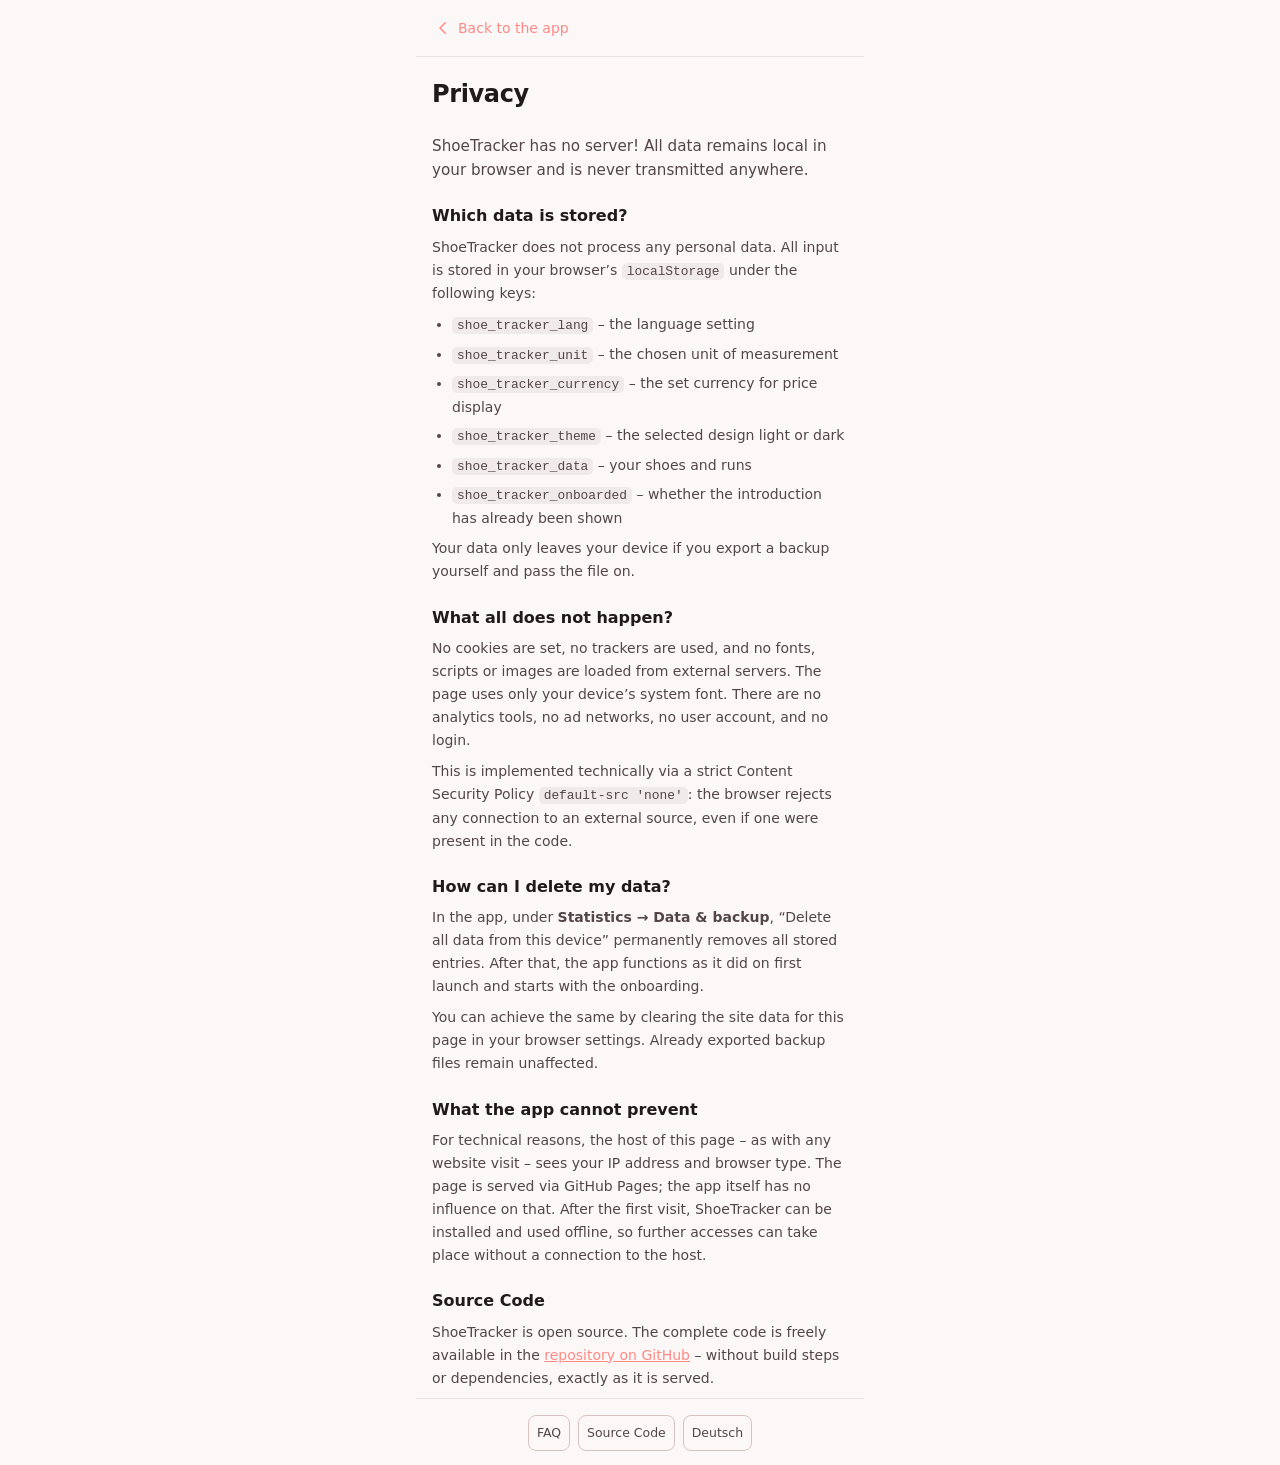
<file: datenschutz.html>
<!DOCTYPE html>
<html lang="de">
<head>
<meta charset="utf-8">
<meta name="viewport" content="width=device-width, initial-scale=1, viewport-fit=cover">

<!-- WARNING: Same strict CSP as the app – no external sources, no inline script or style. -->
<meta http-equiv="Content-Security-Policy" content="default-src 'none'; script-src 'self'; style-src 'self'; img-src 'self' data:; font-src 'self'; connect-src 'self'; base-uri 'none'; form-action 'none'">
<meta name="referrer" content="no-referrer">

<title>Datenschutz – ShoeTracker</title>
<meta name="description" content="ShoeTracker speichert alle Daten ausschließlich lokal im Browser. Kein Server, keine Cookies, keine Tracker. Welche Speicherschlüssel belegt werden und wie du sie löschst.">
<meta name="robots" content="index, follow">
<link rel="canonical" href="https://weekendcompiler.github.io/ShoeTracker/datenschutz.html">
<link rel="alternate" hreflang="de" href="https://weekendcompiler.github.io/ShoeTracker/datenschutz.html">
<link rel="alternate" hreflang="en" href="https://weekendcompiler.github.io/ShoeTracker/en/privacy.html" data-href="./en/privacy.html">
<link rel="alternate" hreflang="x-default" href="https://weekendcompiler.github.io/ShoeTracker/en/privacy.html">
<link rel="help" href="./faq.html">

<meta property="og:type" content="article">
<meta property="og:locale" content="de_DE">
<meta property="og:locale:alternate" content="en_US">
<meta property="og:site_name" content="ShoeTracker">
<meta property="og:title" content="Datenschutz – ShoeTracker">
<meta property="og:description" content="Alle Daten bleiben lokal im Browser. Kein Server, keine Cookies, keine Tracker.">
<meta property="og:url" content="https://weekendcompiler.github.io/ShoeTracker/datenschutz.html">
<meta property="og:image" content="https://weekendcompiler.github.io/ShoeTracker/assets/og/og-image.png">
<meta property="og:image:type" content="image/png">
<meta property="og:image:width" content="1200">
<meta property="og:image:height" content="630">
<meta property="og:image:alt" content="ShoeTracker-Logo: roter Laufschuh mit Fortschrittsbalken, daneben der Slogan „Kilometer deiner Laufschuhe im Blick – offline &amp; privat“.">
<meta name="twitter:card" content="summary_large_image">
<meta name="twitter:image" content="https://weekendcompiler.github.io/ShoeTracker/assets/og/og-image.png">
<meta name="twitter:image:alt" content="ShoeTracker-Logo: roter Laufschuh mit Fortschrittsbalken, daneben der Slogan „Kilometer deiner Laufschuhe im Blick – offline &amp; privat“.">

<meta name="theme-color" content="#fdf8f8" media="(prefers-color-scheme: light)">
<meta name="theme-color" content="#161212" media="(prefers-color-scheme: dark)">
<meta name="color-scheme" content="light dark">

<link rel="icon" href="./assets/icons/favicon-32.png" type="image/png" sizes="32x32">
<link rel="icon" href="./assets/icons/icon-192.png" type="image/png" sizes="192x192">
<link rel="apple-touch-icon" href="./assets/icons/apple-touch-icon.png">
<link rel="stylesheet" href="./assets/css/app.css">
<script src="./assets/js/boot.js"></script>

<script type="application/ld+json">
{
  "@context": "https://schema.org",
  "@type": "BreadcrumbList",
  "itemListElement": [
    { "@type": "ListItem", "position": 1, "name": "ShoeTracker", "item": "https://weekendcompiler.github.io/ShoeTracker/" },
    { "@type": "ListItem", "position": 2, "name": "Datenschutz" }
  ]
}
</script>
</head>
<body class="page">

<header class="page__bar">
  <a class="page__back" href="./">
    <svg class="icon icon--sm" aria-hidden="true" viewBox="0 0 24 24" fill="none"
         stroke="currentColor" stroke-width="2" stroke-linecap="round" stroke-linejoin="round">
      <path d="M15 5l-7 7 7 7"/>
    </svg>
    Zurück zur App
  </a>
</header>

<main class="page__main">

  <h1 class="page__title">Datenschutz</h1>
  <p class="page__lead">
    ShoeTracker hat keinen Server! Alles Daten bleiben lokal in deinem Browser und wird nirgendwohin übertragen.
  </p>

  <section class="page__section">
    <h2 class="page__h2">Welche Daten werden gespeichert?</h2>
    <p class="page__text">
      ShoeTracker verarbeitet keine personenbezogenen Daten. Sämtliche Eingaben liegen im <code>localStorage</code> deines Browsers unter folgenden Schlüsseln:</p>
    <ul class="page__list">
      <li><code>shoe_tracker_lang</code> – die Wahl der Spracheinstellung</li>
      <li><code>shoe_tracker_unit</code> – die gewählte Maßeinheit</li>
      <li><code>shoe_tracker_currency</code> – die eingestellte Währung für die Preisanzeige</li>
      <li><code>shoe_tracker_theme</code> – das ausgewählte Design hell oder dunkel</li>
      <li><code>shoe_tracker_data</code> – deine Schuhe und Läufe</li>
      <li><code>shoe_tracker_onboarded</code> – ob die Einführung bereits gezeigt wurde</li>
    </ul>
    <p class="page__text">
      Deine Daten verlassen dein Gerät nur dann, wenn du selbst ein Backup exportierst und die Datei weitergibst.
    </p>
  </section>

  <section class="page__section">
    <h2 class="page__h2">Was passiert alles nicht?</h2>
    <p class="page__text">
      Es werden keine Cookies gesetzt, keine Tracker verwendet und keine Schriften, Skripte oder Bilder von fremden Servern nachgeladen. Die Seite nutzt ausschließlich die Systemschrift deines Geräts. Es gibt keine Analyse-Werkzeuge, keine Werbenetzwerke, kein Nutzerkonto und keine Anmeldung.
    </p>
    <p class="page__text">
      Technisch umgesetzt wird das über eine strikte Content-Security-Policy <code>default-src 'none'</code>: der Browser verweigert jede Verbindung zu einer fremden Quelle, auch wenn eine im Code stünde.
    </p>
  </section>

  <section class="page__section">
    <h2 class="page__h2">Wie kann ich meine Daten löschen?</h2>
    <p class="page__text">
      In der App unter <b>Statistik → Daten &amp; Backup</b> entfernt „Alle Daten von diesem Gerät löschen“ sämtliche gespeicherten Einträge unwiderruflich. Danach funktioniert die App wie beim ersten Start und beginnt mit dem Onboarding.
    </p>
    <p class="page__text">
      Dasselbe erreichst du, indem du in deinen Browsereinstellungen die Website-Daten für diese Seite löschst. Bereits exportierte Backup-Dateien bleiben davon unberührt.
    </p>
  </section>

  <section class="page__section">
    <h2 class="page__h2">Was die App nicht verhindern kann</h2>
    <p class="page__text">
      Technisch bedingt sieht der Hoster dieser Seite – wie grundsätzlich bei jedem Aufruf einer Website – deine IP-Adresse und deinen Browsertyp. Die Seite wird über GitHub Pages ausgeliefert, darauf hat die App selbst keinen Einfluss. Nach dem ersten Aufruf lässt sich ShoeTracker installieren und offline nutzen, sodass weitere Aufrufe ohne Verbindung zum Hoster stattfinden können.
    </p>
  </section>

  <section class="page__section">
    <h2 class="page__h2">Quellcode</h2>
    <p class="page__text">
      ShoeTracker ist quelloffen. Der vollständige Code ist im <a href="https://github.com/WeekendCompiler/ShoeTracker" rel="noopener">Repository auf GitHub</a> frei einsebar – ohne Build-Schritte und Abhängigkeiten, exakt so, wie er ausgeliefert wird.
    </p>
  </section>


</main>

<footer class="site-foot">
  <nav class="site-foot__nav" aria-label="Weitere Informationen">
    <a href="./faq.html">Fragen &amp; Antworten</a>
    <a href="https://github.com/WeekendCompiler/ShoeTracker" rel="noopener">Quellcode</a>
    <a href="./en/privacy.html" hreflang="en" lang="en" data-lang="en">English</a>
  </nav>

</footer>

</body>
</html>
</file>
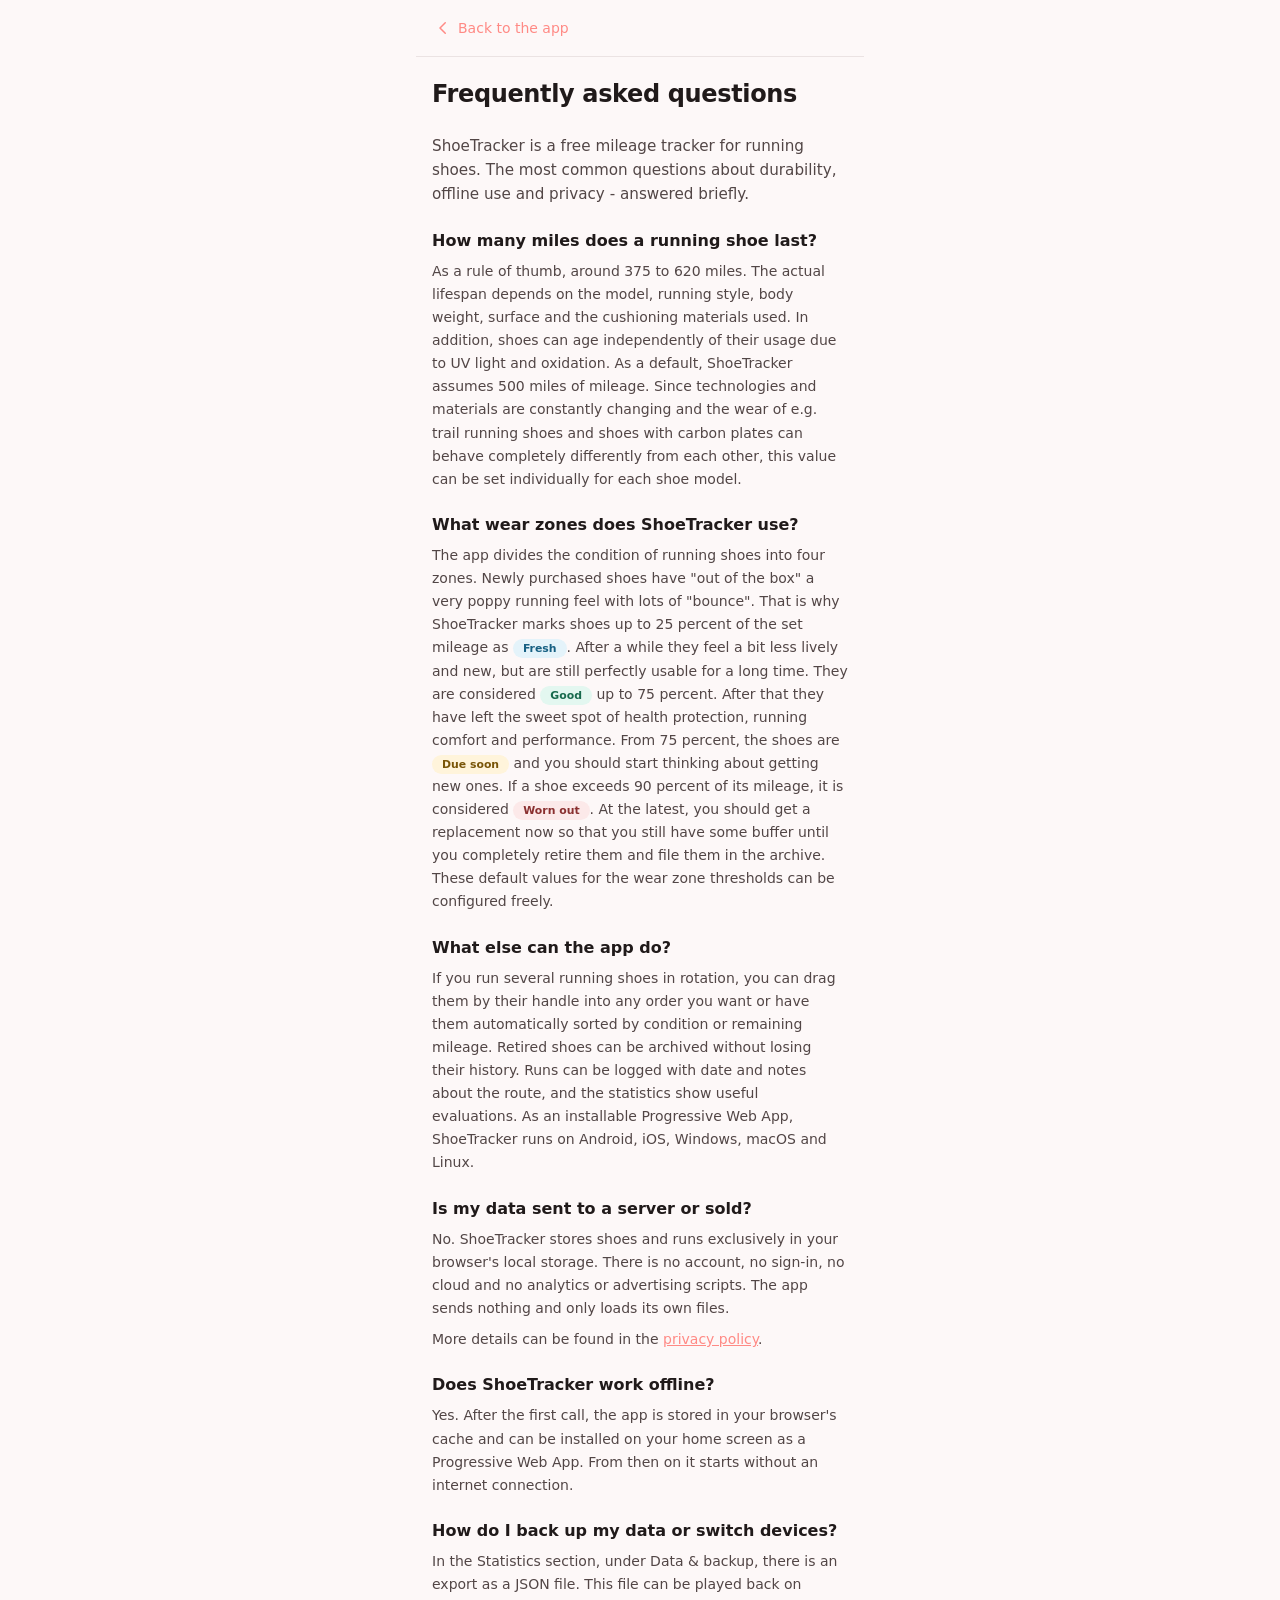
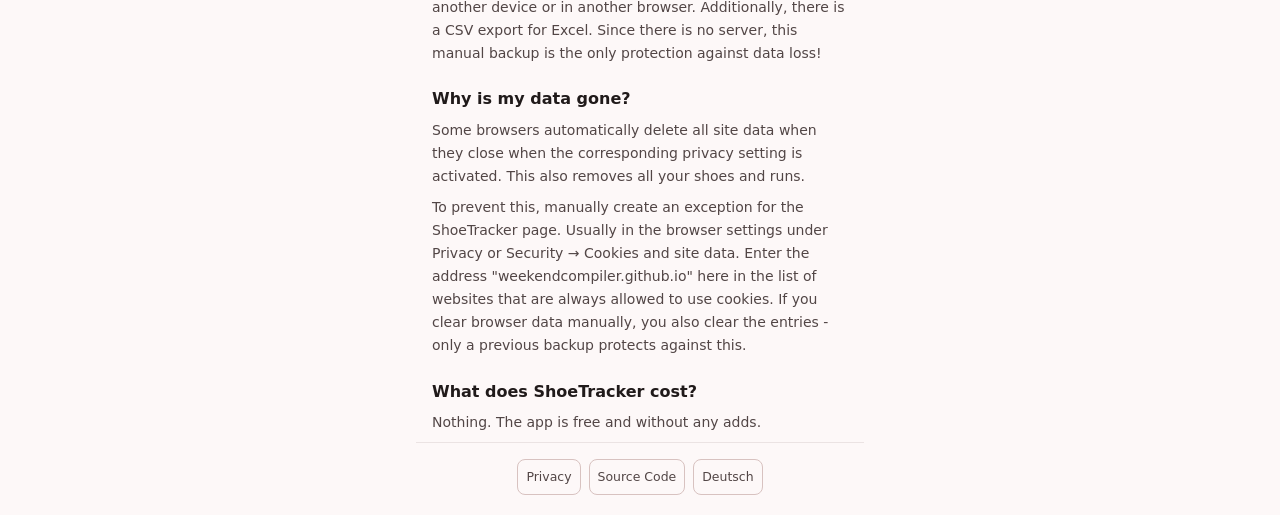
<file: faq.html>
<!DOCTYPE html>
<html lang="de">
<head>
<meta charset="utf-8">
<meta name="viewport" content="width=device-width, initial-scale=1, viewport-fit=cover">

<!-- WARNING: Same strict CSP as the app – no external sources, no inline script or style. -->
<meta http-equiv="Content-Security-Policy" content="default-src 'none'; script-src 'self'; style-src 'self'; img-src 'self' data:; font-src 'self'; connect-src 'self'; base-uri 'none'; form-action 'none'">
<meta name="referrer" content="no-referrer">

<title>Fragen &amp; Antworten zu ShoeTracker – Laufschuh-Kilometer</title>
<meta name="description" content="Wie viele Kilometer hält ein Laufschuh? Werden Daten an einen Server gesendet? Funktioniert ShoeTracker offline? Antworten zu Haltbarkeit, Backup und Datenschutz.">
<meta name="robots" content="index, follow, max-image-preview:large">
<link rel="canonical" href="https://weekendcompiler.github.io/ShoeTracker/faq.html">
<link rel="alternate" hreflang="de" href="https://weekendcompiler.github.io/ShoeTracker/faq.html">
<link rel="alternate" hreflang="en" href="https://weekendcompiler.github.io/ShoeTracker/en/faq.html" data-href="./en/faq.html">
<link rel="alternate" hreflang="x-default" href="https://weekendcompiler.github.io/ShoeTracker/en/faq.html">
<link rel="privacy-policy" href="./datenschutz.html">

<meta property="og:type" content="article">
<meta property="og:locale" content="de_DE">
<meta property="og:locale:alternate" content="en_US">
<meta property="og:site_name" content="ShoeTracker">
<meta property="og:title" content="Fragen &amp; Antworten zu ShoeTracker">
<meta property="og:description" content="Wie viele Kilometer hält ein Laufschuh? Antworten zu Haltbarkeit, Offline-Nutzung, Backup und Datenschutz.">
<meta property="og:url" content="https://weekendcompiler.github.io/ShoeTracker/faq.html">
<meta property="og:image" content="https://weekendcompiler.github.io/ShoeTracker/assets/og/og-image.png">
<meta property="og:image:type" content="image/png">
<meta property="og:image:width" content="1200">
<meta property="og:image:height" content="630">
<meta property="og:image:alt" content="ShoeTracker-Logo: roter Laufschuh mit Fortschrittsbalken, daneben der Slogan „Kilometer deiner Laufschuhe im Blick – offline &amp; privat“.">
<meta name="twitter:card" content="summary_large_image">
<meta name="twitter:image" content="https://weekendcompiler.github.io/ShoeTracker/assets/og/og-image.png">
<meta name="twitter:image:alt" content="ShoeTracker-Logo: roter Laufschuh mit Fortschrittsbalken, daneben der Slogan „Kilometer deiner Laufschuhe im Blick – offline &amp; privat“.">

<meta name="theme-color" content="#fdf8f8" media="(prefers-color-scheme: light)">
<meta name="theme-color" content="#161212" media="(prefers-color-scheme: dark)">
<meta name="color-scheme" content="light dark">

<link rel="icon" href="./assets/icons/favicon-32.png" type="image/png" sizes="32x32">
<link rel="icon" href="./assets/icons/icon-192.png" type="image/png" sizes="192x192">
<link rel="apple-touch-icon" href="./assets/icons/apple-touch-icon.png">
<link rel="stylesheet" href="./assets/css/app.css">
<!-- INFO: Only applies the theme chosen in the app. -->
<script src="./assets/js/boot.js"></script>

<!-- WARNING: Every FAQPage entry must match the visible text in <main> word for word (Google policy). -->
<script type="application/ld+json">
{
  "@context": "https://schema.org",
  "@type": "FAQPage",
  "inLanguage": "de",
  "url": "https://weekendcompiler.github.io/ShoeTracker/faq.html",
  "mainEntity": [
    {
      "@type": "Question",
      "name": "Wie viele Kilometer hält ein Laufschuh?",
      "acceptedAnswer": {
        "@type": "Answer",
        "text": "Als Faustregel gelten ca. 600 bis 1.000 Kilometer. Die tatsächliche Haltbarkeit hängt von Modell, Laufstil, Körpergewicht, Untergrund und den verbauten Dämpfungsmaterialien ab. Schuhe können außerem unabhängig von ihrer Nutzung durch UV-Licht und Oxidation altern. Als Standartvorgabe geht ShoeTracker von 800 Kilometern Laufleistung aus. Da sich Technologien und Materialien ständig verändern und sich der Verschleiß von zum Beispiel Trailrunningschuhen und Schuhen mit verbauten Carbonplatten völlig anders zueinander verhalten kann, lässt sich dieser Wert für jedes angelegte Modell individuell einstellen."
      }
    },
    {
      "@type": "Question",
      "name": "Welche Verschleißbereiche verwendet ShoeTracker?",
      "acceptedAnswer": {
        "@type": "Answer",
        "text": "Die App teilt den Zustand von Laufschuhen in vier Bereiche ein. Neu gekaufte Schuhe haben \"out of the box\" oft ein sehr poppiges Laufgefühl und viel \"Bounce\". Deshalb markiert ShoeTracker Schuhe bis 25 Prozent der eingestellten Laufleistung als Frisch. Nach einer Weile fühlen sie sich dann etwas weniger lebendig und neu an, sind aber noch lange problemlos verwendbar. Sie gelten bis 75 Prozent als Gut. Danach haben sie den Sweetspot aus Gesundheitsschutz, Laufkomfort und Performance verlassen. Ab 75 Prozent werden die Schuhe Demnächst fällig und man sollte sich so langsam über neue Schuhe informieren. Überschreitet ein Schuh 90 Prozent seiner Laufleistung, gilt er als Verschlissen. Spätestens jetzt sollte man Ersatz besorgen. Bis zu den vollen 100 Prozent ist noch etwas Puffer, bis die Schuhe dann komplett ausrangiert und ins Archiv abgelegt werden können. Diese Standardwerte für die Grenzen der Verschleißbereiche sind frei konfigurierbar."
      }
    },
    {
      "@type": "Question",
      "name": "Was kann die App sonst noch?",
      "acceptedAnswer": {
        "@type": "Answer",
        "text": "Wer mehrere Laufschuhe im Wechsel läuft, kann sie per Griff in eine beliebige Reihenfolge schieben oder sie automatisch nach Zustand oder verbleibende Laufleistung sortieren lassen. Ausgemusterte Schuhe lassen sich archivieren, ohne ihre Historie zu verlieren. Läufe lassen sich mit Datum und Notizen zur Strecke erfassen, die Statistik zeigt sinnvolle Auswertungen. Als installierbare Progressive Web App läuft ShoeTracker auf Android, iOS, Windows, macOS und Linux."
      }
    },
    {
      "@type": "Question",
      "name": "Werden meine Daten an einen Server gesendet oder verkauft?",
      "acceptedAnswer": {
        "@type": "Answer",
        "text": "Nein. ShoeTracker speichert Schuhe und Läufe ausschließlich im lokalen Speicher deines Browsers. Es gibt kein Konto, keine Anmeldung, keine Cloud und keine Analyse- oder Werbeskripte. Die App versendet nichts und lädt ausschließlich ihre eigenen Dateien."
      }
    },
    {
      "@type": "Question",
      "name": "Funktioniert ShoeTracker offline?",
      "acceptedAnswer": {
        "@type": "Answer",
        "text": "Ja. Nach dem ersten Aufruf liegt die App im Cache deines Browsers und lässt sich als Progressive Web App auf dem Startbildschirm installieren. Danach startet sie auch ohne Internetverbindung."
      }
    },
    {
      "@type": "Question",
      "name": "Wie sichere ich meine Daten oder wechsle das Gerät?",
      "acceptedAnswer": {
        "@type": "Answer",
        "text": "Im Bereich Statistik gibt es unter „Daten & Backup“ einen Export als JSON-Datei. Diese Datei lässt sich auf einem anderen Gerät oder in einem anderen Browser wieder einspielen. Zusätzlich gibt es einen CSV-Export für Excel. Weil es keinen Server gibt, ist dieses manuelle Backup die einzige Absicherung gegen Datenverlust!"
      }
    },
    {
      "@type": "Question",
      "name": "Warum sind meine Daten weg?",
      "acceptedAnswer": {
        "@type": "Answer",
        "text": "Manche Browser löschen beim Schließen automatisch alle Website-Daten, wenn die entsprechende Datenschutz-Einstellung aktiviert ist. Damit verschwinden auch alle Schuhe und Läufe. Dagegen hilft es manuell eine Ausnahmeregel für die Seite von ShoeTracker zu erstellen. Meist in den Browsereinstellungen unter Datenschutz oder Sicherheit → Cookies und Websitedaten. Hier die Adresse \"weekendcompiler.github.io\" bei den Websites eintragen, die immer Cookies verwenden dürfen. Wer die Browserdaten dagegen von Hand löscht, löscht auch die Einträge – davor schützt nur ein vorheriges Backup."
      }
    },
    {
      "@type": "Question",
      "name": "Was kostet ShoeTracker?",
      "acceptedAnswer": {
        "@type": "Answer",
        "text": "Nichts. Die App ist kostenlos und werbefrei."
      }
    }
  ]
}
</script>
<script type="application/ld+json">
{
  "@context": "https://schema.org",
  "@type": "BreadcrumbList",
  "itemListElement": [
    { "@type": "ListItem", "position": 1, "name": "ShoeTracker", "item": "https://weekendcompiler.github.io/ShoeTracker/" },
    { "@type": "ListItem", "position": 2, "name": "Fragen & Antworten" }
  ]
}
</script>
</head>
<body class="page">

<header class="page__bar">
  <a class="page__back" href="./">
    <svg class="icon icon--sm" aria-hidden="true" viewBox="0 0 24 24" fill="none"
         stroke="currentColor" stroke-width="2" stroke-linecap="round" stroke-linejoin="round">
      <path d="M15 5l-7 7 7 7"/>
    </svg>
    Zurück zur App
  </a>
</header>

<main class="page__main">

  <h1 class="page__title">Fragen &amp; Antworten</h1>
  <p class="page__lead">
    ShoeTracker ist ein kostenloser Kilometerzähler für Laufschuhe. Die häufigsten Fragen zu Haltbarkeit, Offline-Betrieb und Datenschutz – kurz beantwortet.
  </p>

  <section class="page__section">
    <h2 class="page__h2">Wie viele Kilometer hält ein Laufschuh?</h2>
    <p class="page__text">
      Als Faustregel gelten ca. 600 bis 1.000 Kilometer. Die tatsächliche Haltbarkeit hängt von Modell, Laufstil, Körpergewicht, Untergrund und den verbauten Dämpfungsmaterialien ab. Schuhe können außerem unabhängig von ihrer Nutzung durch UV-Licht und Oxidation altern. Als Standartvorgabe geht ShoeTracker von 800 Kilometern Laufleistung aus. Da sich Technologien und Materialien ständig verändern und sich der Verschleiß von zum Beispiel Trailrunningschuhen und Schuhen mit verbauten Carbonplatten völlig anders zueinander verhalten kann, lässt sich dieser Wert für jedes angelegte Modell individuell einstellen.
    </p>
  </section>

  <section class="page__section">
    <h2 class="page__h2">Welche Verschleißbereiche verwendet ShoeTracker?</h2>
    <p class="page__text">
      Die App teilt den Zustand von Laufschuhen in vier Bereiche ein. Neu gekaufte Schuhe haben „out of the box“ oft ein sehr poppiges Laufgefühl und viel „Bounce“. Deshalb markiert ShoeTracker Schuhe bis 25 Prozent der eingestellten Laufleistung als <span class="badge badge--fresh">Frisch</span>. Nach einer Weile fühlen sie sich dann etwas weniger lebendig und neu an, sind aber noch lange problemlos verwendbar. Sie gelten bis 75 Prozent als <span class="badge badge--ok">Gut</span>. Danach haben sie den Sweetspot aus Gesundheitsschutz, Laufkomfort und Performance verlassen. Ab 75 Prozent werden die Schuhe <span class="badge badge--warn">Demnächst fällig</span> und man sollte sich so langsam über neue Schuhe informieren. Überschreitet ein Schuh 90 Prozent seiner Laufleistung, gilt er als <span class="badge badge--worn">Verschlissen</span>. Spätestens jetzt sollte man Ersatz besorgen. Bis zu den vollen 100 Prozent ist noch etwas Puffer, bis die Schuhe dann komplett ausrangiert und ins Archiv abgelegt werden können. Diese Standardwerte für die Grenzen der Verschleißbereiche sind frei konfigurierbar.
    </p>
  </section>

  <section class="page__section">
    <h2 class="page__h2">Was kann die App sonst noch?</h2>
    <p class="page__text">
      Wer mehrere Laufschuhe im Wechsel läuft, kann sie per Griff in eine beliebige Reihenfolge schieben oder sie automatisch nach Zustand oder verbleibende Laufleistung sortieren lassen. Ausgemusterte Schuhe lassen sich archivieren, ohne ihre Historie zu verlieren. Läufe lassen sich mit Datum und Notizen zur Strecke erfassen, die Statistik zeigt sinnvolle Auswertungen. Als installierbare Progressive Web App läuft ShoeTracker auf Android, iOS, Windows, macOS und Linux.
    </p>
  </section>

  <section class="page__section">
    <h2 class="page__h2">Werden meine Daten an einen Server gesendet oder verkauft?</h2>
    <p class="page__text">
      Nein. ShoeTracker speichert Schuhe und Läufe ausschließlich im lokalen Speicher deines Browsers. Es gibt kein Konto, keine Anmeldung, keine Cloud und keine Analyse- oder Werbeskripte. Die App versendet nichts und lädt ausschließlich ihre eigenen Dateien.
    </p>
    <p class="page__text">
      Genauere Einzelheiten stehen in der <a href="./datenschutz.html">Datenschutzerklärung</a>.
    </p>
  </section>

  <section class="page__section">
    <h2 class="page__h2">Funktioniert ShoeTracker offline?</h2>
    <p class="page__text">
      Ja. Nach dem ersten Aufruf liegt die App im Cache deines Browsers und lässt sich als Progressive Web App auf dem Startbildschirm installieren. Danach startet sie auch ohne Internetverbindung.
    </p>
  </section>

  <section class="page__section">
    <h2 class="page__h2">Wie sichere ich meine Daten oder wechsle das Gerät?</h2>
    <p class="page__text">
      Im Bereich Statistik gibt es unter „Daten &amp; Backup“ einen Export als JSON-Datei. Diese Datei lässt sich auf einem anderen Gerät oder in einem anderen Browser wieder einspielen. Zusätzlich gibt es einen CSV-Export für Excel.
    </p>
    <p class="page__text">
      Weil es keinen Server gibt, ist dieses manuelle Backup die einzige Absicherung gegen Datenverlust!
    </p>
  </section>

  <section class="page__section">
    <h2 class="page__h2">Warum sind meine Daten weg?</h2>
    <p class="page__text">
      Manche Browser löschen beim Schließen automatisch alle Website-Daten, wenn die entsprechende Datenschutz-Einstellung aktiviert ist. Damit verschwinden auch alle Schuhe und Läufe.
    </p>
    <p class="page__text">
      Dagegen hilft es manuell eine Ausnahmeregel für die Seite von ShoeTracker zu erstellen. Meist in den Browsereinstellungen unter Datenschutz oder Sicherheit → Cookies und Websitedaten. Hier die Adresse "weekendcompiler.github.io" bei den Websites eintragen, die immer Cookies verwenden dürfen. Wer die Browserdaten dagegen von Hand löscht, löscht auch die Einträge – davor schützt nur ein vorheriges Backup.
    </p>
  </section>

  <section class="page__section">
    <h2 class="page__h2">Was kostet ShoeTracker?</h2>
    <p class="page__text">
      Nichts. Die App ist kostenlos und werbefrei.
    </p>
  </section>


</main>

<footer class="site-foot">
  <nav class="site-foot__nav" aria-label="Weitere Informationen">
    <a href="./datenschutz.html">Datenschutz</a>
    <a href="https://github.com/WeekendCompiler/ShoeTracker" rel="noopener">Quellcode</a>
    <a href="./en/faq.html" hreflang="en" lang="en" data-lang="en">English</a>
  </nav>

</footer>

</body>
</html>
</file>
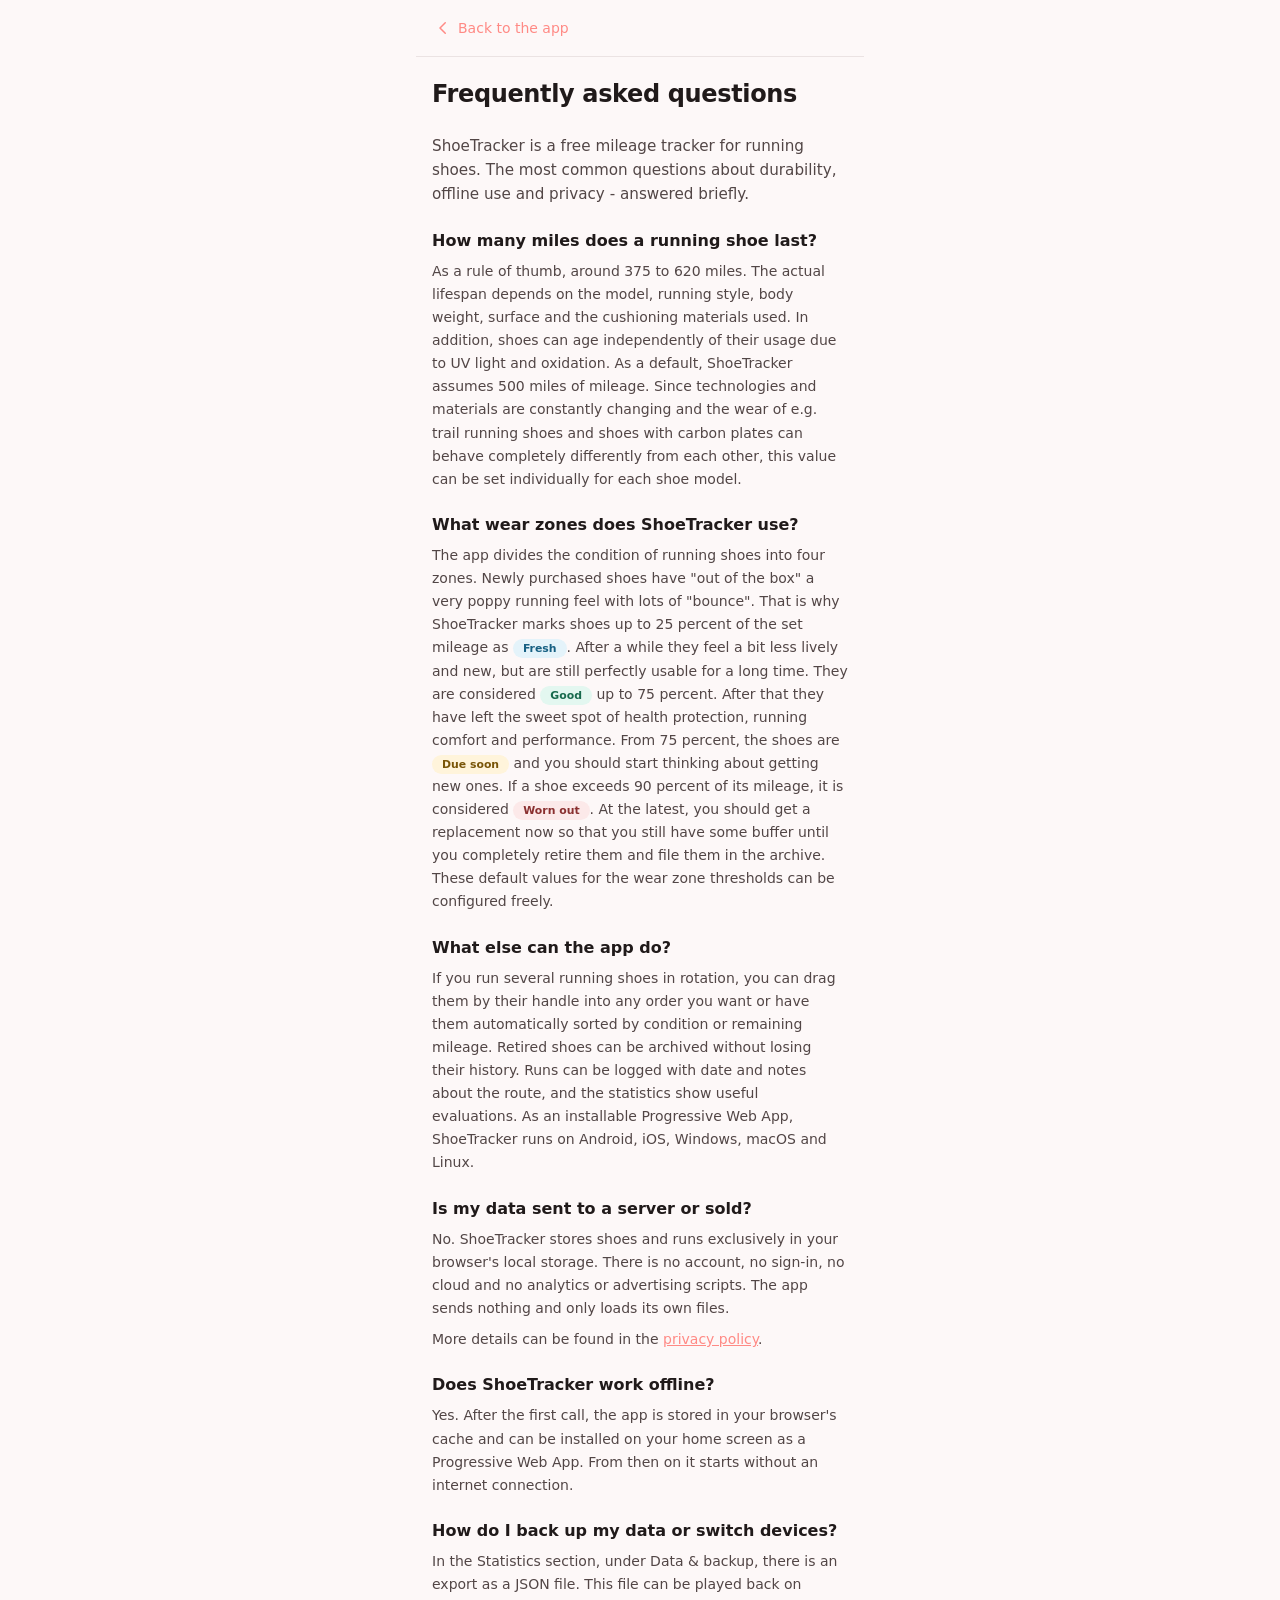
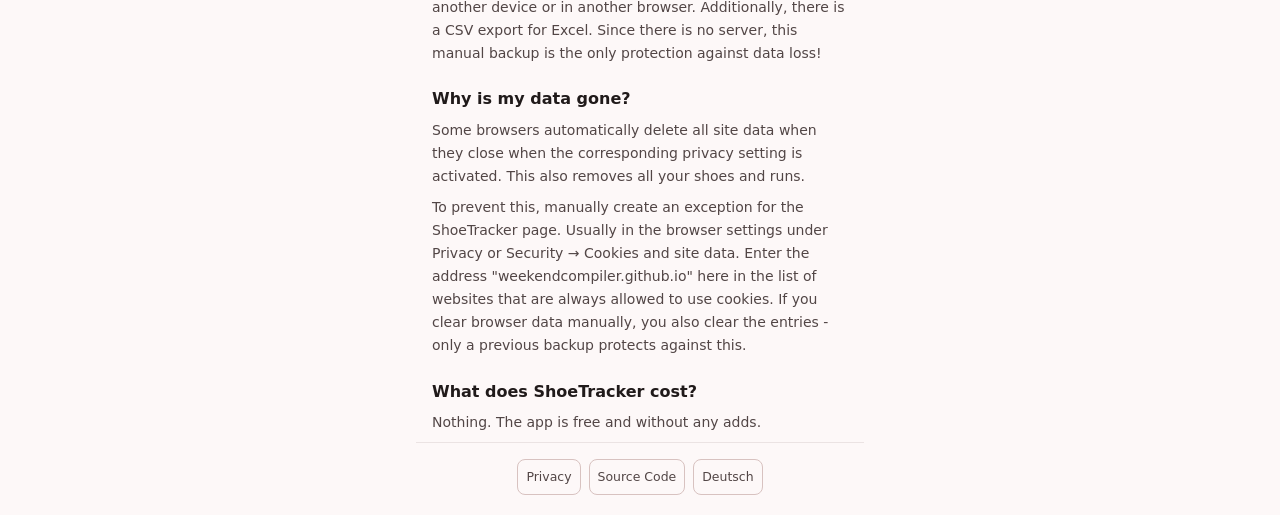
<file: en/faq.html>
<!DOCTYPE html>
<html lang="en">
<head>
<meta charset="utf-8">
<meta name="viewport" content="width=device-width, initial-scale=1, viewport-fit=cover">

<!-- WARNING: Same strict CSP as the app – no external sources, no inline script or style. -->
<meta http-equiv="Content-Security-Policy" content="default-src 'none'; script-src 'self'; style-src 'self'; img-src 'self' data:; font-src 'self'; connect-src 'self'; base-uri 'none'; form-action 'none'">
<meta name="referrer" content="no-referrer">

<title>ShoeTracker FAQ – Running Shoe Mileage</title>
<meta name="description" content="How many miles does a running shoe last? Is my data sent to a server? Does ShoeTracker work offline? Answers on durability, backups and privacy.">
<meta name="robots" content="index, follow, max-image-preview:large">
<link rel="canonical" href="https://weekendcompiler.github.io/ShoeTracker/en/faq.html">
<link rel="alternate" hreflang="de" href="https://weekendcompiler.github.io/ShoeTracker/faq.html" data-href="../faq.html">
<link rel="alternate" hreflang="en" href="https://weekendcompiler.github.io/ShoeTracker/en/faq.html">
<link rel="alternate" hreflang="x-default" href="https://weekendcompiler.github.io/ShoeTracker/en/faq.html">
<link rel="privacy-policy" href="./privacy.html">

<meta property="og:type" content="article">
<meta property="og:locale" content="en_US">
<meta property="og:locale:alternate" content="de_DE">
<meta property="og:site_name" content="ShoeTracker">
<meta property="og:title" content="ShoeTracker FAQ">
<meta property="og:description" content="How long does a running shoe last? Answers on durability, offline use, backups and privacy.">
<meta property="og:url" content="https://weekendcompiler.github.io/ShoeTracker/en/faq.html">
<meta property="og:image" content="https://weekendcompiler.github.io/ShoeTracker/assets/og/og-image.png">
<meta property="og:image:type" content="image/png">
<meta property="og:image:width" content="1200">
<meta property="og:image:height" content="630">
<meta property="og:image:alt" content="ShoeTracker logo: red running shoe with a progress bar, next to the German slogan „Kilometer deiner Laufschuhe im Blick – offline &amp; privat“.">
<meta name="twitter:card" content="summary_large_image">
<meta name="twitter:image" content="https://weekendcompiler.github.io/ShoeTracker/assets/og/og-image.png">
<meta name="twitter:image:alt" content="ShoeTracker logo: red running shoe with a progress bar, next to the German slogan „Kilometer deiner Laufschuhe im Blick – offline &amp; privat“.">

<meta name="theme-color" content="#fdf8f8" media="(prefers-color-scheme: light)">
<meta name="theme-color" content="#161212" media="(prefers-color-scheme: dark)">
<meta name="color-scheme" content="light dark">

<link rel="icon" href="../assets/icons/favicon-32.png" type="image/png" sizes="32x32">
<link rel="icon" href="../assets/icons/icon-192.png" type="image/png" sizes="192x192">
<link rel="apple-touch-icon" href="../assets/icons/apple-touch-icon.png">
<link rel="stylesheet" href="../assets/css/app.css">
<script src="../assets/js/boot.js"></script>

<!-- WARNING: Every FAQPage entry must match the visible text in <main> word for word (Google policy). -->
<script type="application/ld+json">
{
  "@context": "https://schema.org",
  "@type": "FAQPage",
  "inLanguage": "en",
  "url": "https://weekendcompiler.github.io/ShoeTracker/en/faq.html",
  "mainEntity": [
    {
      "@type": "Question",
      "name": "How many miles does a running shoe last?",
      "acceptedAnswer": {
        "@type": "Answer",
        "text": "As a rule of thumb, around 375 to 620 miles. The actual lifespan depends on the model, running style, body weight, surface and the cushioning materials used. In addition, shoes can age independently of their usage due to UV light and oxidation. As a default, ShoeTracker assumes 500 miles of mileage. Since technologies and materials are constantly changing and the wear of e.g. trail running shoes and shoes with carbon plates can behave completely differently from each other, this value can be set individually for each shoe model."
      }
    },
    {
      "@type": "Question",
      "name": "What wear zones does ShoeTracker use?",
      "acceptedAnswer": {
        "@type": "Answer",
        "text": "The app divides the condition of running shoes into four zones. Newly purchased shoes have "out of the box" a very poppy running feel with lots of "bounce". That is why ShoeTracker marks shoes up to 25 percent of the set mileage as Fresh. After a while they feel a bit less lively and new, but are still perfectly usable for a long time. They are considered Good up to 75 percent. After that they have left the sweet spot of health protection, running comfort and performance. From 75 percent, the shoes are Due soon and you should start thinking about getting new ones. If a shoe exceeds 90 percent of its mileage, it is considered Worn out. At the latest, you should get a replacement now so that you still have some buffer until you completely retire them and file them in the archive. These default values for the wear zone thresholds can be configured freely."
      }
    },
    {
      "@type": "Question",
      "name": "What else can the app do?",
      "acceptedAnswer": {
        "@type": "Answer",
        "text": "If you run several running shoes in rotation, you can drag them by their handle into any order you want or have them automatically sorted by condition or remaining mileage. Retired shoes can be archived without losing their history. Runs can be logged with date and notes about the route, and the statistics show useful evaluations. As an installable Progressive Web App, ShoeTracker runs on Android, iOS, Windows, macOS and Linux."
      }
    },
    {
      "@type": "Question",
      "name": "Is my data sent to a server or sold?",
      "acceptedAnswer": {
        "@type": "Answer",
        "text": "No. ShoeTracker stores shoes and runs exclusively in your browser's local storage. There is no account, no sign-in, no cloud and no analytics or advertising scripts. The app sends nothing and only loads its own files."
      }
    },
    {
      "@type": "Question",
      "name": "Does ShoeTracker work offline?",
      "acceptedAnswer": {
        "@type": "Answer",
        "text": "Yes. After the first call, the app is stored in your browser's cache and can be installed on your home screen as a Progressive Web App. From then on it starts without an internet connection."
      }
    },
    {
      "@type": "Question",
      "name": "How do I back up my data or switch devices?",
      "acceptedAnswer": {
        "@type": "Answer",
        "text": "In the Statistics section, under Data & backup, there is an export as a JSON file. This file can be played back on another device or in another browser. Additionally, there is a CSV export for Excel. Since there is no server, this manual backup is the only protection against data loss!"
      }
    },
    {
      "@type": "Question",
      "name": "Why is my data gone?",
      "acceptedAnswer": {
        "@type": "Answer",
        "text": "Some browsers automatically delete all site data when they close when the corresponding privacy setting is activated. This also removes all your shoes and runs. To prevent this, manually create an exception for the ShoeTracker page. Usually in the browser settings under Privacy or Security -> Cookies and site data. Enter the address "weekendcompiler.github.io" here in the list of websites that are always allowed to use cookies. If you clear browser data manually, you also clear the entries - only a previous backup protects against this."
      }
    },
    {
      "@type": "Question",
      "name": "What does ShoeTracker cost?",
      "acceptedAnswer": {
        "@type": "Answer",
        "text": "Nothing. The app is free and without any adds."
      }
    }
  ]
}
</script>
<script type="application/ld+json">
{
  "@context": "https://schema.org",
  "@type": "BreadcrumbList",
  "itemListElement": [
    { "@type": "ListItem", "position": 1, "name": "ShoeTracker", "item": "https://weekendcompiler.github.io/ShoeTracker/" },
    { "@type": "ListItem", "position": 2, "name": "FAQ" }
  ]
}
</script>
</head>
<body class="page">

<header class="page__bar">
  <a class="page__back" href="../">
    <svg class="icon icon--sm" aria-hidden="true" viewBox="0 0 24 24" fill="none"
         stroke="currentColor" stroke-width="2" stroke-linecap="round" stroke-linejoin="round">
      <path d="M15 5l-7 7 7 7"/>
    </svg>
    Back to the app
  </a>
</header>

<main class="page__main">

  <h1 class="page__title">Frequently asked questions</h1>
  <p class="page__lead">
    ShoeTracker is a free mileage tracker for running shoes. The most common questions about durability, offline use and privacy - answered briefly.
  </p>

  <section class="page__section">
    <h2 class="page__h2">How many miles does a running shoe last?</h2>
    <p class="page__text">
      As a rule of thumb, around 375 to 620 miles. The actual lifespan depends on the model, running style, body weight, surface and the cushioning materials used. In addition, shoes can age independently of their usage due to UV light and oxidation. As a default, ShoeTracker assumes 500 miles of mileage. Since technologies and materials are constantly changing and the wear of e.g. trail running shoes and shoes with carbon plates can behave completely differently from each other, this value can be set individually for each shoe model.
    </p>
  </section>

  <section class="page__section">
    <h2 class="page__h2">What wear zones does ShoeTracker use?</h2>
    <p class="page__text">
      The app divides the condition of running shoes into four zones. Newly purchased shoes have "out of the box" a very poppy running feel with lots of "bounce". That is why ShoeTracker marks shoes up to 25 percent of the set mileage as <span class="badge badge--fresh">Fresh</span>. After a while they feel a bit less lively and new, but are still perfectly usable for a long time. They are considered <span class="badge badge--ok">Good</span> up to 75 percent. After that they have left the sweet spot of health protection, running comfort and performance. From 75 percent, the shoes are <span class="badge badge--warn">Due soon</span> and you should start thinking about getting new ones. If a shoe exceeds 90 percent of its mileage, it is considered <span class="badge badge--worn">Worn out</span>. At the latest, you should get a replacement now so that you still have some buffer until you completely retire them and file them in the archive. These default values for the wear zone thresholds can be configured freely.
    </p>
  </section>

  <section class="page__section">
    <h2 class="page__h2">What else can the app do?</h2>
    <p class="page__text">
      If you run several running shoes in rotation, you can drag them by their handle into any order you want or have them automatically sorted by condition or remaining mileage. Retired shoes can be archived without losing their history. Runs can be logged with date and notes about the route, and the statistics show useful evaluations. As an installable Progressive Web App, ShoeTracker runs on Android, iOS, Windows, macOS and Linux.
    </p>
  </section>

  <section class="page__section">
    <h2 class="page__h2">Is my data sent to a server or sold?</h2>
    <p class="page__text">
      No. ShoeTracker stores shoes and runs exclusively in your browser's local storage. There is no account, no sign-in, no cloud and no analytics or advertising scripts. The app sends nothing and only loads its own files.
    </p>
    <p class="page__text">
      More details can be found in the <a href="./privacy.html">privacy policy</a>.
    </p>
  </section>

  <section class="page__section">
    <h2 class="page__h2">Does ShoeTracker work offline?</h2>
    <p class="page__text">
      Yes. After the first call, the app is stored in your browser's cache and can be installed on your home screen as a Progressive Web App. From then on it starts without an internet connection.
    </p>
  </section>

  <section class="page__section">
    <h2 class="page__h2">How do I back up my data or switch devices?</h2>
    <p class="page__text">
      In the Statistics section, under Data &amp; backup, there is an export as a JSON file. This file can be played back on another device or in another browser. Additionally, there is a CSV export for Excel. Since there is no server, this manual backup is the only protection against data loss!
    </p>
  </section>

  <section class="page__section">
    <h2 class="page__h2">Why is my data gone?</h2>
    <p class="page__text">
      Some browsers automatically delete all site data when they close when the corresponding privacy setting is activated. This also removes all your shoes and runs.
    </p>
    <p class="page__text">
      To prevent this, manually create an exception for the ShoeTracker page. Usually in the browser settings under Privacy or Security &rarr; Cookies and site data. Enter the address "weekendcompiler.github.io" here in the list of websites that are always allowed to use cookies. If you clear browser data manually, you also clear the entries - only a previous backup protects against this.
    </p>
  </section>

  <section class="page__section">
    <h2 class="page__h2">What does ShoeTracker cost?</h2>
    <p class="page__text">
      Nothing. The app is free and without any adds.
    </p>
  </section>


</main>

<footer class="site-foot">
  <nav class="site-foot__nav" aria-label="More information">
    <a href="./privacy.html">Privacy</a>
    <a href="https://github.com/WeekendCompiler/ShoeTracker" rel="noopener">Source Code</a>
    <a href="../faq.html" hreflang="de" lang="de" data-lang="de">Deutsch</a>
  </nav>

</footer>

</body>
</html>
</file>
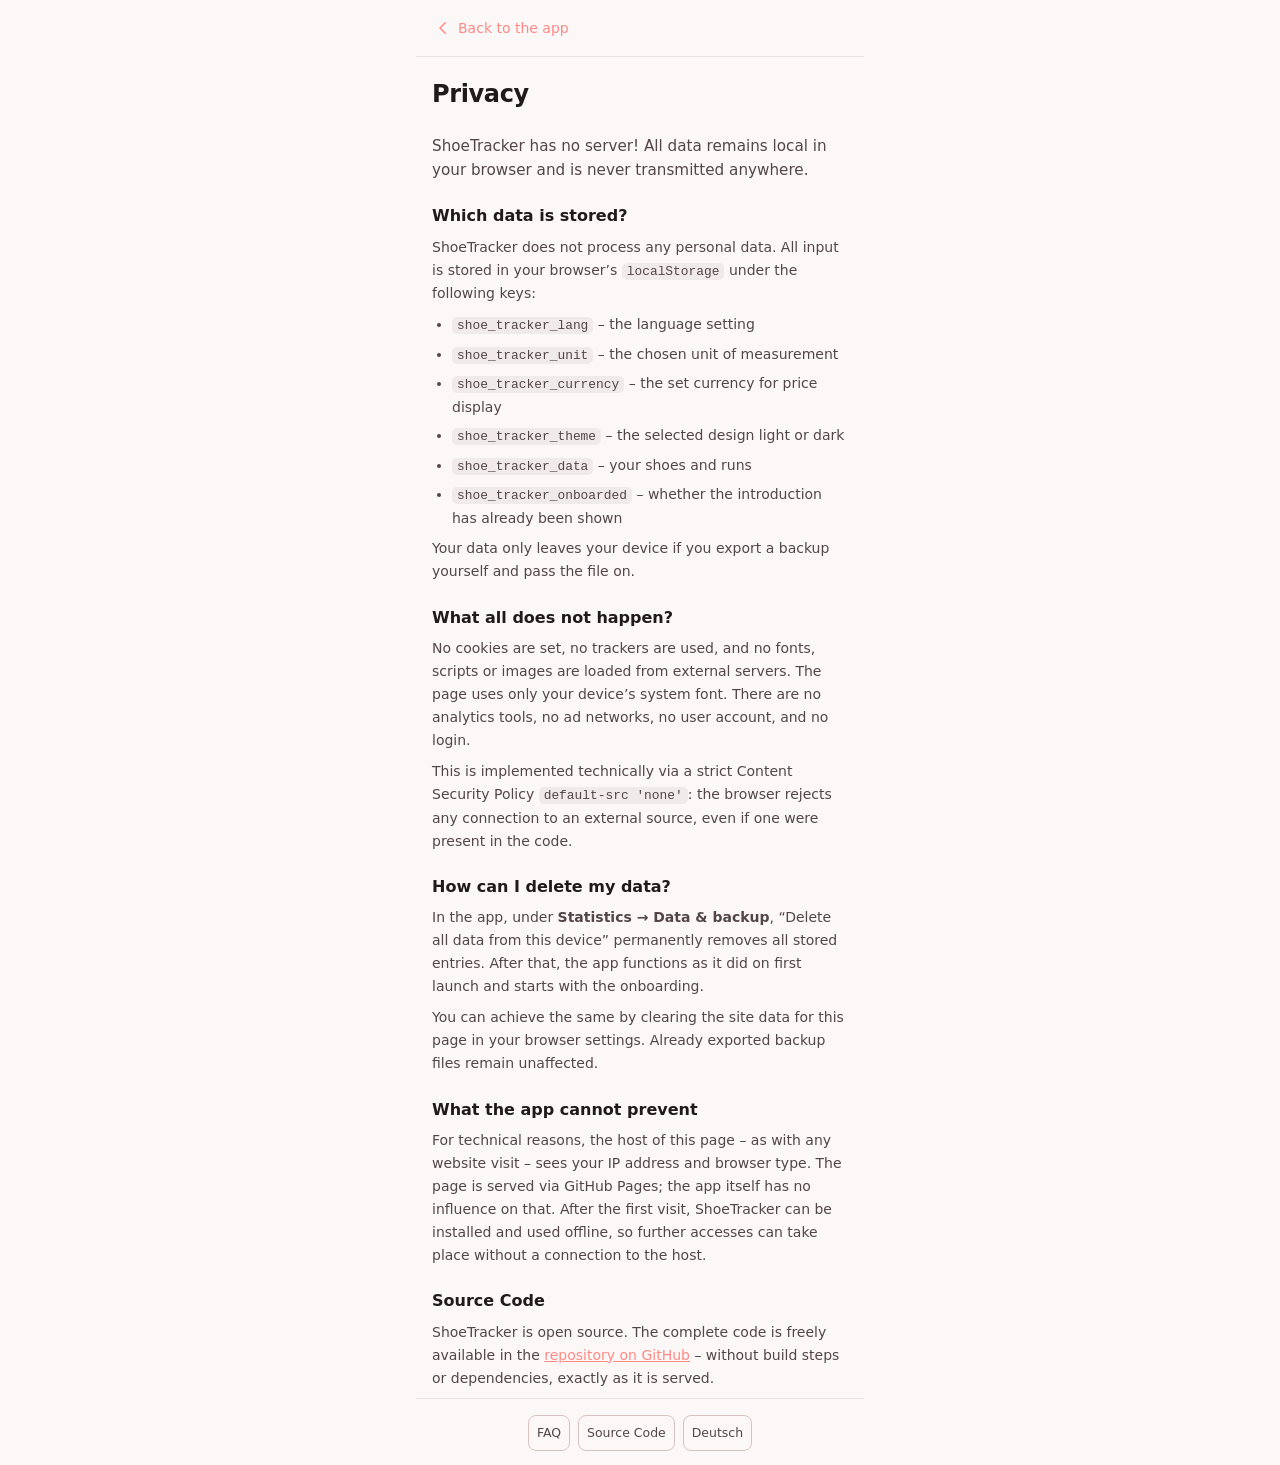
<file: en/privacy.html>
<!DOCTYPE html>
<html lang="en">
<head>
<meta charset="utf-8">
<meta name="viewport" content="width=device-width, initial-scale=1, viewport-fit=cover">

<!-- WARNING: Same strict CSP as the app – no external sources, no inline script or style. -->
<meta http-equiv="Content-Security-Policy" content="default-src 'none'; script-src 'self'; style-src 'self'; img-src 'self' data:; font-src 'self'; connect-src 'self'; base-uri 'none'; form-action 'none'">
<meta name="referrer" content="no-referrer">

<title>Privacy – ShoeTracker</title>
<meta name="description" content="ShoeTracker stores all data locally in your browser only. No server, no cookies, no trackers. Which storage keys are used and how you can delete them.">
<meta name="robots" content="index, follow">
<link rel="canonical" href="https://weekendcompiler.github.io/ShoeTracker/en/privacy.html">
<link rel="alternate" hreflang="de" href="https://weekendcompiler.github.io/ShoeTracker/datenschutz.html" data-href="../datenschutz.html">
<link rel="alternate" hreflang="en" href="https://weekendcompiler.github.io/ShoeTracker/en/privacy.html">
<link rel="alternate" hreflang="x-default" href="https://weekendcompiler.github.io/ShoeTracker/en/privacy.html">
<link rel="help" href="./faq.html">

<meta property="og:type" content="article">
<meta property="og:locale" content="en_US">
<meta property="og:locale:alternate" content="de_DE">
<meta property="og:site_name" content="ShoeTracker">
<meta property="og:title" content="Privacy – ShoeTracker">
<meta property="og:description" content="All data remains local in your browser. No server, no cookies, no trackers.">
<meta property="og:url" content="https://weekendcompiler.github.io/ShoeTracker/en/privacy.html">
<meta property="og:image" content="https://weekendcompiler.github.io/ShoeTracker/assets/og/og-image.png">
<meta property="og:image:type" content="image/png">
<meta property="og:image:width" content="1200">
<meta property="og:image:height" content="630">
<meta property="og:image:alt" content="ShoeTracker logo: red running shoe with a progress bar, next to the slogan ‘Kilometers of your running shoes in view – offline &amp; private’.">
<meta name="twitter:card" content="summary_large_image">
<meta name="twitter:image" content="https://weekendcompiler.github.io/ShoeTracker/assets/og/og-image.png">
<meta name="twitter:image:alt" content="ShoeTracker logo: red running shoe with a progress bar, next to the slogan ‘Kilometers of your running shoes in view – offline &amp; private’.">

<meta name="theme-color" content="#fdf8f8" media="(prefers-color-scheme: light)">
<meta name="theme-color" content="#161212" media="(prefers-color-scheme: dark)">
<meta name="color-scheme" content="light dark">

<link rel="icon" href="../assets/icons/favicon-32.png" type="image/png" sizes="32x32">
<link rel="icon" href="../assets/icons/icon-192.png" type="image/png" sizes="192x192">
<link rel="apple-touch-icon" href="../assets/icons/apple-touch-icon.png">
<link rel="stylesheet" href="../assets/css/app.css">
<script src="../assets/js/boot.js"></script>

<script type="application/ld+json">
{
  "@context": "https://schema.org",
  "@type": "BreadcrumbList",
  "itemListElement": [
    { "@type": "ListItem", "position": 1, "name": "ShoeTracker", "item": "https://weekendcompiler.github.io/ShoeTracker/" },
    { "@type": "ListItem", "position": 2, "name": "Privacy" }
  ]
}
</script>
</head>
<body class="page">

<header class="page__bar">
  <a class="page__back" href="../">
    <svg class="icon icon--sm" aria-hidden="true" viewBox="0 0 24 24" fill="none"
         stroke="currentColor" stroke-width="2" stroke-linecap="round" stroke-linejoin="round">
      <path d="M15 5l-7 7 7 7"/>
    </svg>
    Back to the app
  </a>
</header>

<main class="page__main">

  <h1 class="page__title">Privacy</h1>
  <p class="page__lead">
    ShoeTracker has no server! All data remains local in your browser and is never transmitted anywhere.
  </p>

  <section class="page__section">
    <h2 class="page__h2">Which data is stored?</h2>
    <p class="page__text">
      ShoeTracker does not process any personal data. All input is stored in your browser’s <code>localStorage</code> under the following keys:</p>
    <ul class="page__list">
      <li><code>shoe_tracker_lang</code> – the language setting</li>
      <li><code>shoe_tracker_unit</code> – the chosen unit of measurement</li>
      <li><code>shoe_tracker_currency</code> – the set currency for price display</li>
      <li><code>shoe_tracker_theme</code> – the selected design light or dark</li>
      <li><code>shoe_tracker_data</code> – your shoes and runs</li>
      <li><code>shoe_tracker_onboarded</code> – whether the introduction has already been shown</li>
    </ul>
    <p class="page__text">
      Your data only leaves your device if you export a backup yourself and pass the file on.
    </p>
  </section>

  <section class="page__section">
    <h2 class="page__h2">What all does not happen?</h2>
    <p class="page__text">
      No cookies are set, no trackers are used, and no fonts, scripts or images are loaded from external servers. The page uses only your device’s system font. There are no analytics tools, no ad networks, no user account, and no login.
    </p>
    <p class="page__text">
      This is implemented technically via a strict Content Security Policy <code>default-src 'none'</code>: the browser rejects any connection to an external source, even if one were present in the code.
    </p>
  </section>

  <section class="page__section">
    <h2 class="page__h2">How can I delete my data?</h2>
    <p class="page__text">
      In the app, under <b>Statistics → Data &amp; backup</b>, “Delete all data from this device” permanently removes all stored entries. After that, the app functions as it did on first launch and starts with the onboarding.
    </p>
    <p class="page__text">
      You can achieve the same by clearing the site data for this page in your browser settings. Already exported backup files remain unaffected.
    </p>
  </section>

  <section class="page__section">
    <h2 class="page__h2">What the app cannot prevent</h2>
    <p class="page__text">
      For technical reasons, the host of this page – as with any website visit – sees your IP address and browser type. The page is served via GitHub Pages; the app itself has no influence on that. After the first visit, ShoeTracker can be installed and used offline, so further accesses can take place without a connection to the host.
    </p>
  </section>

  <section class="page__section">
    <h2 class="page__h2">Source Code</h2>
    <p class="page__text">
      ShoeTracker is open source. The complete code is freely available in the <a href="https://github.com/WeekendCompiler/ShoeTracker" rel="noopener">repository on GitHub</a> – without build steps or dependencies, exactly as it is served.
    </p>
  </section>


</main>

<footer class="site-foot">
  <nav class="site-foot__nav" aria-label="More information">
    <a href="./faq.html">FAQ</a>
    <a href="https://github.com/WeekendCompiler/ShoeTracker" rel="noopener">Source Code</a>
    <a href="../datenschutz.html" hreflang="de" lang="de" data-lang="de">Deutsch</a>
  </nav>

</footer>

</body>
</html>
</file>
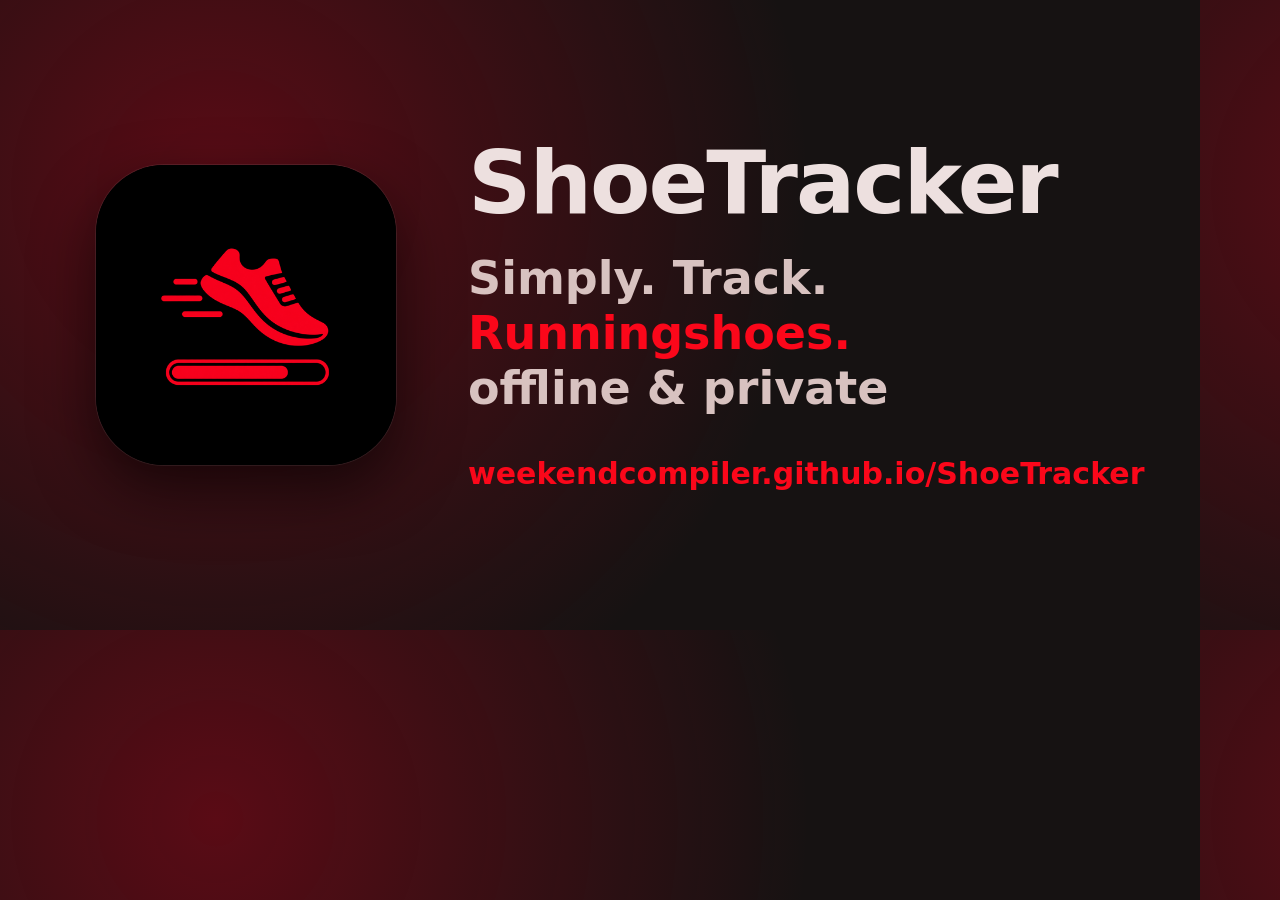
<file: tools/og-image.html>
<!DOCTYPE html>
<html lang="de">
<head>
<meta charset="utf-8">
<meta name="robots" content="noindex, nofollow">
<title>ShoeTracker – Vorlage für das Sharing-Bild (1200×630)</title>
<style>
/* Source for assets/og/og-image.png (1200×630). Render with:
   chrome --headless --screenshot --window-size=1200,630 tools/og-image.html
   INFO: Deliberately minimal – previews are often shown only ~300 px wide.
   WARNING: Text colours are checked for WCAG AA against the gradient; re-check when changing them. */
* { margin: 0; padding: 0; box-sizing: border-box; }

:root {
  --surface: #161212;
  --on-surface: #ede0df;
  --on-surface-variant: #d8c2c0;
  --primary: #FB071A;
  --font: "Segoe UI Variable Display", "Segoe UI", system-ui, -apple-system,
    "Helvetica Neue", Roboto, "Noto Sans", Arial, sans-serif;
}

html, body { width: 1200px; height: 630px; }
body {
  display: flex;
  align-items: center;
  gap: 72px;
  padding: 0 96px;
  background: radial-gradient(circle at 18% 30%, rgba(200, 0, 26, 0.38), transparent 55%), var(--surface);
  color: var(--on-surface);
  font-family: var(--font);
  -webkit-font-smoothing: antialiased;
}

.mark {
  flex: none;
  width: 300px; height: 300px;
  display: grid;
  place-items: center;
  border-radius: 68px;
  background: #000000;
  box-shadow: 0 0 0 1px rgba(255, 255, 255, 0.08), 0 24px 60px rgba(0, 0, 0, 0.6);
  overflow: hidden;
}
.mark img { width: 300px; height: 300px; }

.name { font-size: 88px; font-weight: 800; letter-spacing: -2px; line-height: 1; }
.claim { margin-top: 24px; font-size: 46px; font-weight: 600; line-height: 1.2; color: var(--on-surface-variant); }
.claim em { font-style: normal; color: var(--primary); }
.url { margin-top: 40px; font-size: 30px; font-weight: 600; color: var(--primary); }
</style>
</head>
<body>
  <div class="mark"><img src="../assets/icons/icon-512.png" alt=""></div>
  <div>
    <div class="name">ShoeTracker</div>
    <p class="claim">Simply. Track. <em>Runningshoes.</em><br>offline &amp; private</p>
    <div class="url">weekendcompiler.github.io/ShoeTracker</div>
  </div>
</body>
</html>
</file>
<file: assets/css/app.css>
/* ShoeTracker – Material 3 inspired, no web fonts or CDNs (works offline).
   INFO: Palette derived from the icon red (#F9001C).
   WARNING: Primary colours are tuned for WCAG AA (>= 4.5:1) – re-check contrast when changing them. */

/* ---------- Design Tokens ---------- */
:root {
  color-scheme: light;

  --surface: #fdf8f8;
  --surface-1: #f7f1f1;
  --surface-2: #f1eaea;
  --surface-variant: #ebe3e3;
  --on-surface: #201a1a;
  --on-surface-variant: #524646;

  --primary: #ff8a85;
  --on-primary: #5c0008;
  --primary-container: #c8001a;
  --on-primary-container: #ffffff;
  --add-shoe-accent: var(--primary);

  --outline: #857371;
  --outline-variant: #d8c2c0;

  --error: #b3261e;
  --error-container: #f9dedc;

  --ok: #4FC99A;
  --ok-bg: #E3F7F0;
  --ok-fg: #176A4D;
  --fresh: #55A9D6;
  --fresh-bg: #E4F3FA;
  --fresh-fg: #176083;
  --warn: #E5A83B;
  --warn-bg: #FFF4DB;
  --warn-fg: #795508;
  --worn: #E36B6B;
  --worn-bg: #FCE9E9;
  --worn-fg: #8A3030;

  --scrim: rgba(32, 26, 26, 0.5);
  --shadow-1: 0 1px 2px rgba(0, 0, 0, 0.12), 0 1px 3px rgba(0, 0, 0, 0.08);
  --shadow-2: 0 4px 10px rgba(0, 0, 0, 0.14), 0 2px 4px rgba(0, 0, 0, 0.08);

  --radius-s: 12px;
  --radius-m: 16px;
  --radius-l: 24px;

  --page: 448px;
  --nav-h: 64px;

  /* INFO: System fonts only – no network request. */
  --font: "Segoe UI Variable Text", "Segoe UI", system-ui, -apple-system,
    "Helvetica Neue", Roboto, "Noto Sans", Arial, sans-serif;
}

/* Dark theme: 1) explicit user choice, 2) system preference without override.
   WARNING: Defined twice on purpose (no light-dark() for older WebViews) – keep both blocks in sync. */
:root[data-theme="dark"] {
  color-scheme: dark;

  --surface: #161212;
  --surface-1: #1f1a1a;
  --surface-2: #282121;
  --surface-variant: #2f2727;
  --on-surface: #ede0df;
  --on-surface-variant: #d8c2c0;

  --primary: #ff8a85;
  --on-primary: #5c0008;
  --primary-container: #c8001a;
  --on-primary-container: #ffffff;
  --add-shoe-accent: var(--primary);

  --outline: #a08c8a;
  --outline-variant: #534343;

  --error: #f2b8b5;
  --error-container: #8c1d18;

  --ok: #4FC99A;
  --ok-bg: #12392D;
  --ok-fg: #79E2B5;
  --fresh: #55A9D6;
  --fresh-bg: #173444;
  --fresh-fg: #86C8EB;
  --warn: #E5A83B;
  --warn-bg: #49330B;
  --warn-fg: #F4C866;
  --worn: #E36B6B;
  --worn-bg: #4B1818;
  --worn-fg: #F59A9A;

  --scrim: rgba(0, 0, 0, 0.62);
}

@media (prefers-color-scheme: dark) {
  :root:not([data-theme="light"]) {
    color-scheme: dark;

    --surface: #161212;
    --surface-1: #1f1a1a;
    --surface-2: #282121;
    --surface-variant: #2f2727;
    --on-surface: #ede0df;
    --on-surface-variant: #d8c2c0;

    --primary: #ff8a85;
    --on-primary: #5c0008;
    --primary-container: #c8001a;
    --on-primary-container: #ffffff;
    --add-shoe-accent: var(--primary);

    --outline: #a08c8a;
    --outline-variant: #534343;

    --error: #f2b8b5;
    --error-container: #8c1d18;

    --ok: #4FC99A;
    --ok-bg: #12392D;
    --ok-fg: #79E2B5;
    --fresh: #55A9D6;
    --fresh-bg: #173444;
    --fresh-fg: #86C8EB;
    --warn: #E5A83B;
    --warn-bg: #49330B;
    --warn-fg: #F4C866;
    --worn: #E36B6B;
    --worn-bg: #4B1818;
    --worn-fg: #F59A9A;

    --scrim: rgba(0, 0, 0, 0.62);
  }
}

/* ---------- Reset ---------- */
*,
*::before,
*::after { box-sizing: border-box; }

html { -webkit-text-size-adjust: 100%; }

body {
  margin: 0;
  min-height: 100svh;
  display: flex;
  flex-direction: column;
  font-family: var(--font);
  font-size: 15px;
  line-height: 1.45;
  background: var(--surface);
  color: var(--on-surface);
  -webkit-tap-highlight-color: transparent;
  overscroll-behavior-y: contain;
}

/* WARNING: Must be !important – components set display (grid/flex) and would override [hidden]. */
[hidden] { display: none !important; }

h1, h2, h3, h4, p, figure { margin: 0; }
img, svg { max-width: 100%; }
button, input, select, textarea { font: inherit; color: inherit; }

:where(a) { color: var(--primary); }

:focus-visible {
  outline: 2px solid var(--primary);
  outline-offset: 2px;
  border-radius: 6px;
}

.visually-hidden {
  position: absolute;
  width: 1px; height: 1px;
  margin: -1px; padding: 0;
  overflow: hidden;
  clip-path: inset(50%);
  white-space: nowrap;
}

.icon {
  width: 24px;
  height: 24px;
  flex: none;
  fill: none;
  stroke: currentColor;
  stroke-width: 1.8;
  stroke-linecap: round;
  stroke-linejoin: round;
}
.icon--sm { width: 18px; height: 18px; stroke-width: 2; }
.icon--lg { width: 28px; height: 28px; }
.icon--solid { fill: currentColor; stroke: none; }

/* INFO: Onboarding is in the HTML for crawlers; boot.js sets the attribute to hide it before first paint. */
:root[data-onboarded] .onboarding { display: none !important; }

/* ---------- App Bar ---------- */
.app-bar {
  position: sticky;
  top: 0;
  z-index: 30;
  display: flex;
  align-items: center;
  justify-content: space-between;
  gap: 12px;
  width: 100%;
  max-width: var(--page);
  margin-inline: auto;
  padding: 10px 16px;
  padding-top: calc(10px + env(safe-area-inset-top));
  background: var(--surface);
  border-bottom: 1px solid var(--surface-variant);
}

.app-bar__brand {
  display: flex;
  align-items: center;
  gap: 12px;
  min-width: 0;
}
.app-bar__brand > .icon { color: var(--primary); }
.app-bar__brand > .app-icon { width: 28px; height: 28px; flex: none; }
.app-bar__title { font-size: 1.125rem; font-weight: 600; line-height: 1.2; }
.app-bar__subtitle { font-size: 0.75rem; color: var(--on-surface-variant); }
.app-bar__actions { display: flex; align-items: center; gap: 4px; }

/* INFO: Set by boot.js, removed by app.js once translated. */
html[data-i18n-pending] body { visibility: hidden; }

/* ---------- Layout ---------- */
.main {
  flex: 1;
  width: 100%;
  max-width: var(--page);
  margin-inline: auto;
  /* INFO: Bottom space = nav + FAB (16px offset + 56px) + gap, so the footer can scroll clear of the FAB. */
  padding: 16px 16px calc(var(--nav-h) + 96px + env(safe-area-inset-bottom));
}

.panel { display: grid; grid-template-columns: minmax(0, 1fr); gap: 16px; }

.panel__head {
  display: flex;
  align-items: center;
  justify-content: space-between;
  gap: 12px;
  flex-wrap: wrap;
}
.panel__title { font-size: 1.25rem; font-weight: 700; letter-spacing: -0.01em; }
.section-title { font-size: 0.95rem; font-weight: 600; }
.hint { font-size: 0.75rem; color: var(--on-surface-variant); }

.row { display: flex; flex-wrap: wrap; gap: 10px; }
.row > .btn { flex: 1; }

/* ---------- Buttons ---------- */
.btn {
  display: inline-flex;
  align-items: center;
  justify-content: center;
  gap: 8px;
  min-height: 44px;
  padding: 10px 18px;
  border: 1px solid transparent;
  border-radius: var(--radius-s);
  background: transparent;
  font-size: 0.875rem;
  font-weight: 500;
  /* INFO: .btn is also used on <a> (sub pages). */
  text-decoration: none;
  cursor: pointer;
  transition: background-color 0.15s, opacity 0.15s, border-color 0.15s;
}
.btn:disabled { opacity: 0.5; cursor: not-allowed; }

.btn--filled { background: var(--primary); color: var(--on-primary); box-shadow: var(--shadow-1); }
.btn--filled:hover:not(:disabled) { opacity: 0.92; }
#onboarding-start { background: var(--primary-container); color: var(--on-primary-container); }

.btn--tonal { background: var(--primary-container); color: var(--on-primary-container); }
.btn--tonal:hover:not(:disabled) { opacity: 0.9; }

.btn--outline { border-color: var(--outline-variant); color: var(--on-surface); }
.btn--outline:hover:not(:disabled) { background: var(--surface-variant); }

.btn--danger { border-color: #E36B6B; color: #E36B6B; }
.btn--danger:hover:not(:disabled) { background: var(--error-container); }

.btn--block { width: 100%; }
.btn--small { min-height: 36px; padding: 6px 12px; font-size: 0.78rem; }

.icon-btn {
  display: inline-flex;
  align-items: center;
  justify-content: center;
  width: 44px;
  height: 44px;
  border: 0;
  border-radius: 50%;
  background: transparent;
  color: inherit;
  cursor: pointer;
  transition: background-color 0.15s;
}
.icon-btn:hover { background: var(--surface-variant); }
.icon-btn--danger { color: var(--error); width: 36px; height: 36px; }

.fab {
  position: fixed;
  /* INFO: On wide screens the FAB sticks to the right edge of the centred page column, not the window. */
  right: max(16px, env(safe-area-inset-right), calc(50% - var(--page) / 2 + 16px));
  bottom: calc(var(--nav-h) + 16px + env(safe-area-inset-bottom));
  z-index: 40;
  display: inline-flex;
  align-items: center;
  gap: 8px;
  padding: 0 16px;
  min-width: 56px;
  height: 56px;
  border: 0;
  border-radius: var(--radius-m);
  background: var(--primary-container);
  color: var(--on-primary-container);
  box-shadow: var(--shadow-2);
  cursor: pointer;
  transition: transform 0.15s;
}
.fab:hover { transform: scale(1.05); }

/* ---------- Segmented control (radio group) ---------- */
.segmented {
  display: flex;
  flex-wrap: wrap;
  margin: 0;
  padding: 0;
  border: 0;
  min-width: 0;
}
.segmented > legend { width: 100%; margin-bottom: 6px; padding: 0; }
.segmented > label { flex: 1; display: flex; }
.segmented input { position: absolute; opacity: 0; pointer-events: none; }
.segmented span {
  flex: 1;
  min-height: 40px;
  padding: 8px 12px;
  display: flex;
  align-items: center;
  justify-content: center;
  border: 1px solid var(--outline-variant);
  margin-left: -1px;
  color: var(--on-surface-variant);
  font-size: 0.85rem;
  font-weight: 500;
  cursor: pointer;
  transition: background-color 0.15s, color 0.15s;
}
.segmented > label:first-of-type span { margin-left: 0; border-radius: var(--radius-s) 0 0 var(--radius-s); }
.segmented > label:last-of-type span { border-radius: 0 var(--radius-s) var(--radius-s) 0; }
.segmented span:hover { background: var(--surface-variant); }
.segmented input:checked + span {
  background: var(--primary-container);
  border-color: var(--primary-container);
  color: var(--on-primary-container);
}
.segmented input:focus-visible + span { outline: 2px solid var(--primary); outline-offset: 2px; position: relative; }
.segmented > p.hint { margin-top: 6px; }

/* ---------- Filter Chips ---------- */
.chips { display: flex; gap: 8px; }
.chip {
  min-height: 32px;
  padding: 4px 14px;
  border: 1px solid var(--outline-variant);
  border-radius: 999px;
  background: transparent;
  color: var(--on-surface-variant);
  font-size: 0.78rem;
  font-weight: 500;
  cursor: pointer;
  transition: background-color 0.15s, color 0.15s, border-color 0.15s;
}
.chip[aria-pressed="true"] {
  background: var(--primary-container);
  border-color: transparent;
  color: var(--on-primary-container);
}

/* ---------- Cards ---------- */
.card {
  display: grid;
  grid-template-columns: minmax(0, 1fr);
  gap: 12px;
  padding: 16px;
  border: 1px solid var(--surface-variant);
  border-radius: var(--radius-l);
  background: var(--surface-1);
}

.shoe-list { display: grid; gap: 12px; list-style: none; margin: 0; padding: 0; }

/* WARNING: Grid/flex children default to min-width:auto; long model names would cause horizontal scrolling. */
.shoe-list > li,
.shoe__head,
.meter,
.run__main { min-width: 0; }

.shoe {
  display: grid;
  gap: 12px;
  padding: 14px 16px;
  border: 1px solid var(--surface-variant);
  border-radius: var(--radius-l);
  background: var(--surface-1);
  transition: border-color 0.15s, box-shadow 0.15s;
}
.shoe--fresh:hover { border-color: var(--fresh); }
.shoe--ok:hover { border-color: var(--ok); }
.shoe--warn:hover { border-color: var(--warn); }
.shoe--worn:hover { border-color: var(--worn); }
.shoe.is-dragging {
  opacity: 0.6;
  box-shadow: var(--shadow-2);
  border-color: var(--primary);
}

.shoe__head { display: flex; align-items: center; gap: 10px; }
.shoe__handle {
  flex: none;
  width: 36px; height: 36px;
  margin-left: -6px;
  border: 0;
  border-radius: 8px;
  background: transparent;
  color: var(--on-surface-variant);
  cursor: grab;
  touch-action: none;
  display: inline-flex;
  align-items: center;
  justify-content: center;
}
.shoe__handle:active { cursor: grabbing; }
.shoe__handle:hover { background: var(--surface-variant); }

.shoe__emoji {
  flex: none;
  width: 44px; height: 44px;
  display: grid;
  place-items: center;
  border-radius: var(--radius-m);
  background: var(--surface);
  box-shadow: var(--shadow-1);
  font-size: 1.35rem;
}

.shoe__open {
  flex: 1;
  min-width: 0;
  display: flex;
  align-items: center;
  gap: 10px;
  padding: 0;
  border: 0;
  background: transparent;
  text-align: left;
  cursor: pointer;
}
.shoe__text { min-width: 0; }
.shoe__name {
  display: block;
  font-size: 1rem;
  font-weight: 700;
  line-height: 1.25;
  overflow: hidden;
  text-overflow: ellipsis;
  white-space: nowrap;
}
.shoe__brand {
  display: block;
  font-size: 0.75rem;
  color: var(--on-surface-variant);
  overflow: hidden;
  text-overflow: ellipsis;
  white-space: nowrap;
}

.badge {
  flex: none;
  padding: 3px 10px;
  border-radius: 999px;
  font-size: 0.68rem;
  font-weight: 600;
  white-space: nowrap;
}
.badge--fresh { background: var(--fresh-bg); color: var(--fresh-fg); }
.badge--ok { background: var(--ok-bg); color: var(--ok-fg); }
.badge--warn { background: var(--warn-bg); color: var(--warn-fg); }
.badge--worn { background: var(--worn-bg); color: var(--worn-fg); }

.shoe__add {
  flex: none;
  width: 40px;
  height: 40px;
  padding: 0;
  margin-right: -4px;
  border: 0;
  border-radius: 50%;
  background: var(--primary-container);
  color: var(--on-primary-container);
  box-shadow: var(--shadow-1);
  cursor: pointer;
  display: inline-flex;
  align-items: center;
  justify-content: center;
  transition: transform 0.15s;
}
.shoe__add:hover { transform: scale(1.06); }
.shoe__add-label { font-size: 0.8rem; font-weight: 600; white-space: nowrap; }

/* ---------- Progress ---------- */
.meter { display: grid; grid-template-columns: minmax(0, 1fr); gap: 5px; }
.meter__labels {
  display: flex;
  flex-wrap: wrap;
  justify-content: space-between;
  gap: 4px 8px;
  font-size: 0.75rem;
  color: var(--on-surface-variant);
}
/* INFO: When both labels don't fit, the right group wraps to its own line; the left
   label only truncates if it is wider than the whole line (e.g. very long shoe names). */
.meter__labels > span {
  min-width: 0;
  overflow: hidden;
  text-overflow: ellipsis;
  white-space: nowrap;
}
.meter__labels > .meter__right {
  display: flex;
  align-items: center;
  gap: 4px;
  flex: none;
  margin-left: auto;
}
.meter__labels > .meter__right > b {
  flex: none;
  white-space: nowrap;
  color: var(--on-surface);
}
.meter__track {
  height: 10px;
  border-radius: 999px;
  background: var(--surface-variant);
  overflow: hidden;
}
.meter__bar {
  height: 100%;
  width: var(--value, 0%);
  border-radius: 999px;
  background: var(--ok);
  transition: width 0.45s ease;
}
.meter--fresh .meter__bar { background: var(--fresh); }
.meter--ok .meter__bar { background: var(--ok); }
.meter--warn .meter__bar { background: var(--warn); }
.meter--worn .meter__bar { background: var(--worn); }
.meter--thin .meter__track { height: 8px; }

/* ---------- Forms ---------- */
.form { display: grid; gap: 16px; }
.field { display: grid; gap: 6px; }
.field__label { font-size: 0.75rem; font-weight: 500; color: var(--on-surface-variant); }
.field__row { display: grid; grid-template-columns: 1fr 1fr; gap: 12px; }

.input {
  width: 100%;
  min-height: 48px;
  padding: 12px 14px;
  /* INFO: --outline, not --outline-variant – empty fields are recognisable only by their border (WCAG 1.4.11, >= 3:1). */
  border: 1px solid var(--outline);
  border-radius: var(--radius-s);
  background: var(--surface);
  font-size: 0.9rem;
  transition: border-color 0.15s;
}
.input#currency-select { border-color: #FB071A; }
.input:focus { outline: none; border-color: var(--primary); box-shadow: inset 0 0 0 1px var(--primary); }
.input:user-invalid { border-color: var(--error); }
textarea.input { min-height: 72px; resize: vertical; }

.wear-zones { display: grid; gap: 12px; min-width: 0; }
.wear-zones__preview { position: relative; width: 100%; height: 24px; touch-action: none; }
.wear-zones__track { position: absolute; top: 50%; left: 0; display: flex; width: 100%; height: 10px; overflow: hidden; transform: translateY(-50%); border-radius: 999px; background: var(--surface-variant); }
.wear-zones__segment { flex: 0 0 auto; height: 100%; transition: width 0.12s ease; }
.wear-zones__segment--fresh { background: var(--fresh); }
.wear-zones__segment--ok { background: var(--ok); }
.wear-zones__segment--warn { background: var(--warn); }
.wear-zones__segment--worn { background: var(--worn); }
.wear-zones__handle { position: absolute; top: 50%; z-index: 2; width: 2px; height: 36px; transform: translate(-50%, -50%); border-radius: 1px; background: var(--on-surface); pointer-events: none; }
.wear-zones__handle--fresh { background: linear-gradient(to right, var(--fresh) 0 50%, var(--ok) 50% 100%); }
.wear-zones__handle--ok { background: linear-gradient(to right, var(--ok) 0 50%, var(--warn) 50% 100%); }
.wear-zones__handle--warn { background: linear-gradient(to right, var(--warn) 0 50%, var(--worn) 50% 100%); }
.wear-zones__controls { display: grid; gap: 10px; }
.wear-zone__label { display: flex; align-items: center; justify-content: space-between; gap: 12px; font-size: 0.78rem; font-weight: 500; color: var(--on-surface-variant); }
.wear-zone__label-text { display: flex; justify-content: space-between; align-items: center; width: 100%; }
.wear-zone__range { display: inline-flex; align-items: center; gap: 4px; }
.wear-zone__range--fresh { accent-color: var(--fresh); }
.wear-zone__range--ok { accent-color: var(--ok); }
.wear-zone__range--warn { accent-color: var(--warn); }
.wear-zone__range--in-bar { position: absolute; top: 50%; left: -9px; z-index: 1; width: calc(100% + 18px); height: 24px; padding: 0; transform: translateY(-50%); appearance: none; background: transparent; cursor: pointer; pointer-events: none; }
.wear-zone__range--in-bar::-webkit-slider-runnable-track { height: 10px; background: transparent; }
.wear-zone__range--in-bar::-webkit-slider-thumb { width: 18px; height: 18px; appearance: none; border: 3px solid transparent; border-radius: 50%; background: transparent; box-shadow: none; }
.wear-zone__range--in-bar::-moz-range-track { height: 10px; border: 0; background: transparent; }
.wear-zone__range--in-bar::-moz-range-thumb { width: 12px; height: 12px; border: 3px solid transparent; border-radius: 50%; background: transparent; box-shadow: none; }
.wear-zone__range--in-bar:focus-visible { outline: 2px solid var(--primary); outline-offset: 4px; }

.input-affix { position: relative; display: flex; align-items: center; }
.input-affix .input { padding-right: 44px; }
.input-affix__unit {
  position: absolute;
  right: 14px;
  font-size: 0.78rem;
  color: var(--on-surface-variant);
  pointer-events: none;
}

.emoji-field { display: flex; align-items: center; gap: 12px; }
.emoji-field .input { width: 72px; text-align: center; font-size: 1.35rem; }

/* ---------- Stats ---------- */
.stat-grid { display: grid; grid-template-columns: repeat(2, minmax(0, 1fr)); gap: 12px; }
.stat {
  padding: 14px 16px;
  border: 1px solid var(--surface-variant);
  border-radius: var(--radius-m);
  background: var(--surface-1);
}
.stat__label { font-size: 0.72rem; color: var(--on-surface-variant); hyphens: auto; overflow-wrap: break-word; }
.stat__value { margin-top: 4px; font-size: 1.5rem; font-weight: 700; }

.wear-list { display: grid; grid-template-columns: minmax(0, 1fr); gap: 14px; }

/* ---------- Run list ---------- */
.run-list { display: grid; gap: 8px; list-style: none; margin: 0; padding: 0; }
.run {
  display: flex;
  align-items: center;
  justify-content: space-between;
  gap: 10px;
  padding: 10px 14px;
  border-radius: var(--radius-m);
  background: var(--surface-2);
  font-size: 0.8rem;
}
.run__main { min-width: 0; }
.run__distance { font-weight: 700; }
.run__notes {
  margin-top: 2px;
  font-size: 0.72rem;
  color: var(--on-surface-variant);
  overflow-wrap: anywhere;
}
.run__date { flex: none; color: var(--on-surface-variant); white-space: nowrap; }
.run-scroll { max-height: 210px; overflow-y: auto; padding-right: 4px; }

/* ---------- Empty state ---------- */
.empty {
  display: grid;
  justify-items: center;
  gap: 10px;
  padding: 48px 16px;
  text-align: center;
}
.empty__title { font-size: 1.05rem; font-weight: 600; }
.empty__text { max-width: 28ch; font-size: 0.85rem; color: var(--on-surface-variant); }
.empty__text--hint { font-size: 0.75rem; }

/* ---------- Bottom navigation ---------- */
.bottom-nav {
  position: fixed;
  left: 0; right: 0; bottom: 0;
  z-index: 30;
  width: 100%;
  max-width: var(--page);
  margin-inline: auto;
  padding: 6px 8px;
  padding-bottom: calc(6px + env(safe-area-inset-bottom));
  background: var(--surface);
  border-top: 1px solid var(--surface-variant);
}
.bottom-nav__tabs {
  display: flex;
  justify-content: space-around;
  align-items: stretch;
  gap: 4px;
}
.nav-tab {
  flex: 1;
  display: grid;
  justify-items: center;
  gap: 2px;
  min-height: 52px;
  padding: 6px 4px;
  border: 0;
  border-radius: var(--radius-m);
  background: transparent;
  color: var(--on-surface-variant);
  font-size: 0.65rem;
  font-weight: 500;
  cursor: pointer;
  transition: color 0.15s, background-color 0.15s;
}
.nav-tab[data-tab="shoes"] > .icon { width: 26px; height: 26px; }
.nav-tab[aria-selected="true"] { color: #FB071A; background: var(--surface-variant); }

/* ---------- Dialogs ---------- */
.dialog {
  width: min(100%, var(--page));
  max-height: 88svh;
  margin: auto auto 0;
  padding: 0;
  border: 0;
  border-radius: var(--radius-l) var(--radius-l) 0 0;
  background: var(--surface);
  color: var(--on-surface);
  box-shadow: var(--shadow-2);
  overflow: hidden;
}
.dialog::backdrop { background: var(--scrim); }
.dialog__inner {
  max-height: 88svh;
  overflow-y: auto;
  padding: 20px 20px calc(20px + env(safe-area-inset-bottom));
  display: grid;
  gap: 16px;
}
.dialog__head {
  display: flex;
  align-items: flex-start;
  justify-content: space-between;
  gap: 12px;
}
.dialog__title { font-size: 1.05rem; font-weight: 700; line-height: 1.25; overflow-wrap: anywhere; }
.dialog__title--panel { font-size: 1.25rem; }
.dialog__text { font-size: 0.875rem; color: var(--on-surface-variant); }
.dialog__actions { display: flex; gap: 10px; }
.dialog__actions .btn { flex: 1; }
.dialog__actions .btn--shrink { flex: 0 0 auto; padding-inline: 16px; }

.detail-head { display: flex; align-items: center; gap: 12px; min-width: 0; }
.detail-head > div { min-width: 0; }
.detail-head__emoji { font-size: 1.75rem; }
.detail-head__brand { font-size: 0.75rem; color: var(--on-surface-variant); }

.detail-grid { display: grid; grid-template-columns: 1fr 1fr; gap: 12px; }
.detail-cell {
  padding: 10px 14px;
  border-radius: var(--radius-s);
  background: var(--surface-2);
}
.detail-cell__label { display: block; font-size: 0.72rem; color: var(--on-surface-variant); }
.detail-cell__value { font-weight: 500; }

@media (min-width: 640px) {
  .dialog { margin: auto; border-radius: var(--radius-l); }
}

#dialog-settings,
#dialog-install {
  border: 1px solid var(--surface-variant);
  border-radius: var(--radius-l);
  background: var(--surface-1);
}

#dialog-settings .segmented > legend {
  margin-bottom: 16px;
}

#dialog-settings .field {
  gap: 16px;
}

#dialog-settings #currency-select + p.hint {
  margin-top: -10px;
}

#dialog-settings .wear-zones {
  gap: 16px;
}

#dialog-settings .dialog__inner,
#dialog-install .dialog__inner {
  padding: 20px 20px 0;
}

/* ---------- Toast ---------- */
.toast {
  position: fixed;
  left: 50%;
  bottom: calc(var(--nav-h) + 24px + env(safe-area-inset-bottom));
  z-index: 60;
  transform: translate(-50%, 8px);
  max-width: min(92vw, 400px);
  padding: 10px 16px;
  border: 0;
  border-radius: var(--radius-s);
  background: var(--on-surface);
  color: var(--surface);
  font-size: 0.8rem;
  font-weight: 500;
  text-align: center;
  box-shadow: var(--shadow-2);
  opacity: 0;
  visibility: hidden;
  transition: opacity 0.2s, transform 0.2s, visibility 0.2s;
}
.toast.is-visible { opacity: 1; visibility: visible; transform: translate(-50%, 0); }
.toast--action { cursor: pointer; text-decoration: underline; }

/* ---------- noscript ---------- */
.noscript {
  margin: 16px;
  padding: 14px 16px;
  border-radius: var(--radius-m);
  background: var(--error-container);
  color: var(--on-surface);
  font-size: 0.85rem;
}

/* ---------- Onboarding ---------- */
.onboarding {
  display: grid;
  gap: 16px;
  padding: 20px;
  margin-bottom: -20px;
  border: 1px solid var(--surface-variant);
  border-radius: var(--radius-l);
  background: var(--surface-1);
}
.onboarding__title { font-size: 1.25rem; font-weight: 700; letter-spacing: -0.01em; }
.onboarding__lead { font-size: 0.875rem; color: var(--on-surface-variant); }
.onboarding__settings-row { display: flex; align-items: center; gap: 8px; }
.onboarding__settings-row > .icon-btn { flex: none; color: var(--primary); }
.onboarding__settings-row > .onboarding__lead { font-size: 0.8rem; }

.steps { display: grid; gap: 12px; margin: 0; padding: 0; list-style: none; }
.step { display: flex; align-items: center; gap: 17px; }
.step__num {
  flex: none;
  display: grid;
  place-items: center;
  width: 26px; height: 26px;
  border-radius: 50%;
  background: var(--primary-container);
  color: var(--on-primary-container);
  font-size: 0.78rem;
  font-weight: 700;
}
.step__icon {
  flex: none;
  display: grid;
  place-items: center;
  width: 26px; height: 26px;
  margin-left: 9px;
}
#settings-btn,
.step__icon { color: var(--on-surface); }
.step__icon > .icon { width: 24px; height: 24px; }
.step__icon--shoe > .icon { width: 26px; height: 26px; }
.step__body { min-width: 0; }
.step__title { display: block; font-size: 0.875rem; font-weight: 600; }
.step__text { display: block; font-size: 0.8rem; color: var(--on-surface-variant); }

.onboarding__privacy {
  display: flex;
  align-items: flex-start;
  gap: 10px;
  padding: 12px 14px;
  border-radius: var(--radius-m);
  background: var(--ok-bg);
  color: var(--ok-fg);
  font-size: 0.78rem;
}
.onboarding__privacy > .icon { flex: none; margin-top: 1px; }

.rule { width: 100%; height: 1px; margin: 2px 0; border: 0; background: var(--surface-variant); }

/* ---------- Footer (app and sub pages) ---------- */
.site-foot {
  display: grid;
  gap: 10px;
  justify-items: center;
  width: 100%;
  max-width: var(--page);
  margin-inline: auto;
  margin-top: 0;
  padding: 0 16px calc(24px + env(safe-area-inset-bottom));
  border-top: 0;
  text-align: center;
}

#dialog-settings .site-foot,
#dialog-install .site-foot {
  border-top: 1px solid var(--surface-variant);
  padding-top: 16px;
  padding-bottom: 20px;
}
.site-foot__nav {
  display: flex;
  flex-wrap: wrap;
  justify-content: center;
  gap: 2px 8px;
}
.site-foot__nav a {
  display: inline-flex;
  align-items: center;
  min-height: 36px;
  padding-inline: 8px;
  border: 1px solid var(--outline-variant);
  border-radius: 8px;
  color: var(--on-surface-variant);
  font-size: 0.78rem;
  font-weight: 500;
  text-decoration: none;
}
.site-foot__nav a:hover { background: var(--surface-variant); }
.site-foot__meta { max-width: 34ch; font-size: 0.7rem; color: var(--on-surface-variant); }

/* ---------- Sub pages (FAQ, privacy) ---------- */
.page__bar {
  position: sticky;
  top: 0;
  z-index: 30;
  width: 100%;
  max-width: var(--page);
  margin-inline: auto;
  padding: 6px 12px;
  padding-top: calc(6px + env(safe-area-inset-top));
  background: var(--surface);
  border-bottom: 1px solid var(--surface-variant);
}

.page .site-foot {
  border-top: 1px solid var(--surface-variant);
  padding-top: 16px;
  padding-bottom: 20px;
}
.page__back {
  display: inline-flex;
  align-items: center;
  gap: 6px;
  min-height: 44px;
  padding-inline: 6px;
  border-radius: 8px;
  color: var(--primary);
  font-size: 0.875rem;
  font-weight: 500;
  text-decoration: none;
}
.page__back:hover { background: var(--surface-variant); }

.page__main {
  flex: 1;
  display: grid;
  align-content: start;
  gap: 22px;
  width: 100%;
  max-width: var(--page);
  margin-inline: auto;
  padding: 20px 16px 8px;
}
.page__title { font-size: 1.5rem; font-weight: 700; letter-spacing: -0.015em; }
.page__lead { font-size: 0.95rem; line-height: 1.6; color: var(--on-surface-variant); }

.page__section { display: grid; gap: 8px; }
.page__h2 { font-size: 1rem; font-weight: 700; }
.page__text { font-size: 0.875rem; line-height: 1.65; color: var(--on-surface-variant); }
.page__list {
  display: grid;
  gap: 6px;
  margin: 0;
  padding-left: 20px;
  font-size: 0.875rem;
  line-height: 1.6;
  color: var(--on-surface-variant);
}
.page__cta { margin-top: 4px; }

.page code {
  padding: 1px 5px;
  border-radius: 5px;
  background: var(--surface-2);
  font-size: 0.92em;
  overflow-wrap: anywhere;
}

/* ---------- Motion ---------- */
@media (prefers-reduced-motion: reduce) {
  *, *::before, *::after {
    animation-duration: 0.01ms !important;
    transition-duration: 0.01ms !important;
    scroll-behavior: auto !important;
  }
}

/* ---------- Emoji Picker ---------- */
.dialog--emoji-picker {
  width: 95vw;
  max-width: 420px;
  max-height: 80vh;
}

.dialog--emoji-picker .dialog__inner {
  display: flex;
  flex-direction: column;
  max-height: calc(80vh - 40px);
}

.dialog--emoji-picker .dialog__head {
  flex-shrink: 0;
  padding-bottom: 12px;
  border-bottom: 1px solid var(--outline-variant);
}

.emoji-picker {
  display: flex;
  flex-direction: column;
  gap: 12px;
  overflow: hidden;
}


.emoji-picker__grid {
  display: grid;
  grid-template-columns: repeat(auto-fill, minmax(36px, 1fr));
  gap: 4px;
  overflow-y: auto;
  padding: 4px;
  min-height: 200px;
  max-height: 400px;
}

.emoji-picker__emoji-btn {
  aspect-ratio: 1;
  border: none;
  border-radius: var(--radius-s);
  background: transparent;
  font-size: 1.5rem;
  cursor: pointer;
  transition: background 0.15s ease, transform 0.1s ease;
}

.emoji-picker__emoji-btn:hover {
  background: var(--surface-2);
  transform: scale(1.1);
}

.emoji-picker__emoji-btn:active {
  background: var(--surface-3);
  transform: scale(0.95);
}

.emoji-picker__emoji-btn.selected {
  background: var(--primary-container);
}

@media (min-width: 640px) {
  .dialog--emoji-picker {
    width: 420px;
    max-height: 600px;
  }
  
  .emoji-picker__grid {
    grid-template-columns: repeat(auto-fill, minmax(40px, 1fr));
    max-height: 450px;
  }
}
</file>
